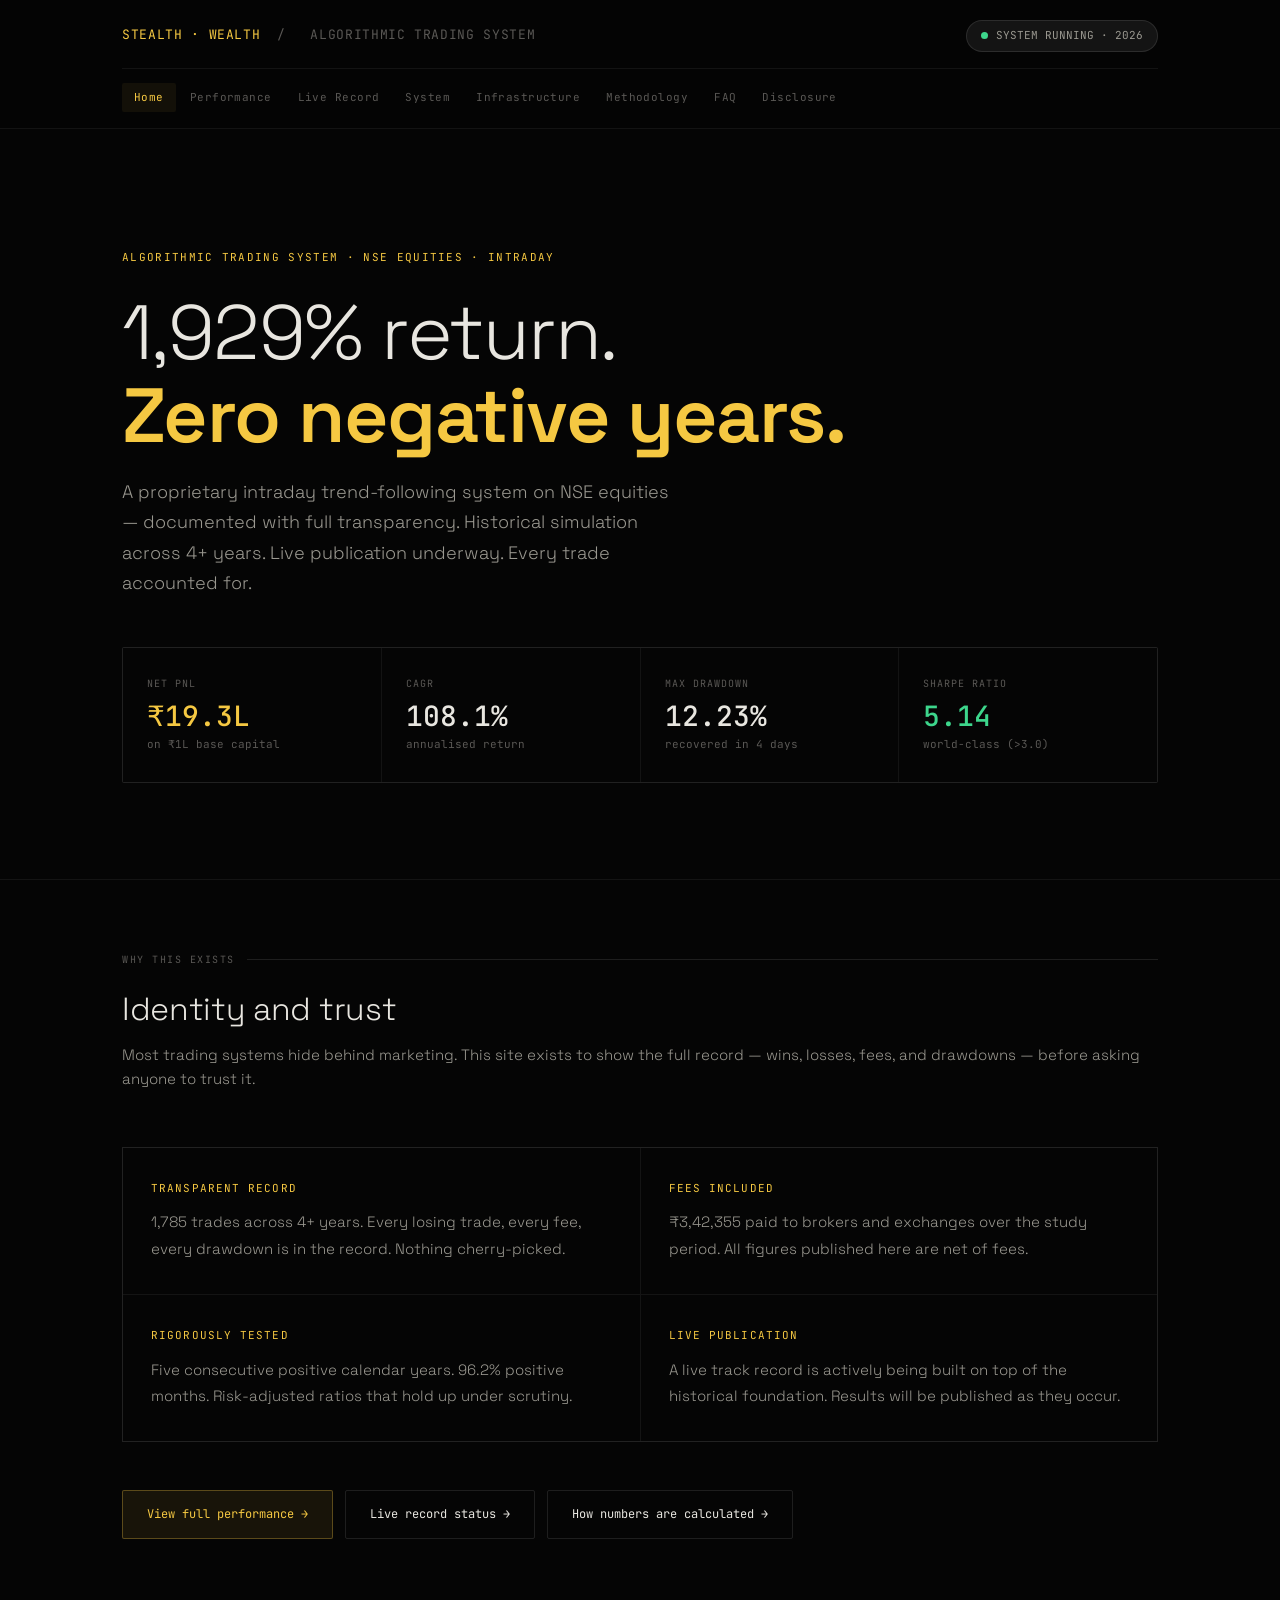
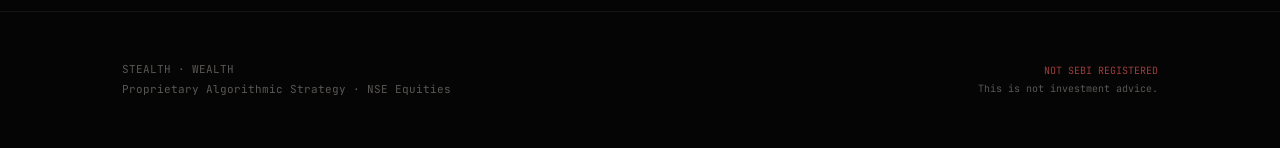
<file: index.html>
<!DOCTYPE html>
<html lang="en">
<head>
<meta charset="UTF-8">
<meta name="viewport" content="width=device-width, initial-scale=1.0">
<title>STEALTH · WEALTH — Proprietary Algorithmic Trading</title>
<link rel="preconnect" href="https://fonts.googleapis.com">
<link rel="preconnect" href="https://fonts.gstatic.com" crossorigin>
<link href="https://fonts.googleapis.com/css2?family=Space+Grotesk:wght@300;400;500;600&family=JetBrains+Mono:wght@400;500&display=swap" rel="stylesheet">
<link rel="stylesheet" href="css/site.css">
</head>
<body>

<header>
  <div class="container">
    <div class="header-top">
      <a href="index.html" class="logo">STEALTH · WEALTH <span>/</span> <span class="logo-ext">ALGORITHMIC TRADING SYSTEM</span></a>
      <div class="header-actions">
        <div class="status-pill">
          <div class="status-dot"></div>
          SYSTEM RUNNING · 2026
        </div>
        <button type="button" class="nav-toggle" aria-expanded="false" aria-controls="main-nav" aria-label="Open menu">
          <span class="nav-toggle-bar" aria-hidden="true"></span>
          <span class="nav-toggle-bar" aria-hidden="true"></span>
          <span class="nav-toggle-bar" aria-hidden="true"></span>
        </button>
      </div>
    </div>
    <nav class="main-nav" id="main-nav"></nav>
  </div>
</header>
<div class="nav-backdrop" aria-hidden="true"></div>
<div class="bottom-sheet" role="dialog" aria-label="Navigation">
  <div class="sheet-handle"></div>
  <div class="sheet-label">STEALTH · WEALTH</div>
  <nav class="sheet-nav"></nav>
</div>

<main>
<section id="hero">
  <div class="container">
    <div class="hero-eyebrow">Algorithmic Trading System · NSE Equities · Intraday</div>
    <h1 class="hero-title">
      1,929% return.<br>
      <em>Zero negative years.</em>
    </h1>
    <p class="hero-sub">
      A proprietary intraday trend-following system on NSE equities — documented with full transparency.
      Historical simulation across 4+ years. Live publication underway. Every trade accounted for.
    </p>
    <div class="hero-stats fade-in">
      <div class="stat-cell">
        <div class="stat-label">Net PnL</div>
        <div class="stat-value gold">₹19.3L</div>
        <div class="stat-sub">on ₹1L base capital</div>
      </div>
      <div class="stat-cell">
        <div class="stat-label">CAGR</div>
        <div class="stat-value">108.1%</div>
        <div class="stat-sub">annualised return</div>
      </div>
      <div class="stat-cell">
        <div class="stat-label">Max Drawdown</div>
        <div class="stat-value">12.23%</div>
        <div class="stat-sub">recovered in 4 days</div>
      </div>
      <div class="stat-cell">
        <div class="stat-label">Sharpe Ratio</div>
        <div class="stat-value green">5.14</div>
        <div class="stat-sub">world-class (&gt;3.0)</div>
      </div>
    </div>
  </div>
</section>

<section class="page-section">
  <div class="container">
    <div class="section-label">Why this exists</div>
    <h2 class="section-title">Identity and trust</h2>
    <p class="section-desc">Most trading systems hide behind marketing. This site exists to show the full record — wins, losses, fees, and drawdowns — before asking anyone to trust it.</p>
    <div class="trust-grid fade-in">
      <div class="trust-cell">
        <div class="trust-cell-title">Transparent record</div>
        <div class="trust-cell-text">1,785 trades across 4+ years. Every losing trade, every fee, every drawdown is in the record. Nothing cherry-picked.</div>
      </div>
      <div class="trust-cell">
        <div class="trust-cell-title">Fees included</div>
        <div class="trust-cell-text">₹3,42,355 paid to brokers and exchanges over the study period. All figures published here are net of fees.</div>
      </div>
      <div class="trust-cell">
        <div class="trust-cell-title">Rigorously tested</div>
        <div class="trust-cell-text">Five consecutive positive calendar years. 96.2% positive months. Risk-adjusted ratios that hold up under scrutiny.</div>
      </div>
      <div class="trust-cell">
        <div class="trust-cell-title">Live publication</div>
        <div class="trust-cell-text">A live track record is actively being built on top of the historical foundation. Results will be published as they occur.</div>
      </div>
    </div>
    <div class="cta-row fade-in">
      <a href="performance.html" class="cta-link primary">View full performance →</a>
      <a href="live-record.html" class="cta-link">Live record status →</a>
      <a href="methodology.html" class="cta-link">How numbers are calculated →</a>
    </div>
  </div>
</section>
</main>

<footer>
  <div class="container">
    <div class="footer-inner">
      <div class="footer-left">
        STEALTH · WEALTH<br>
        Proprietary Algorithmic Strategy · NSE Equities
      </div>
      <div class="footer-right">
        <div class="footer-not-sebi">NOT SEBI REGISTERED</div>
        This is not investment advice.
      </div>
    </div>
  </div>
</footer>

<script src="js/site.js"></script>
</body>
</html>
</file>
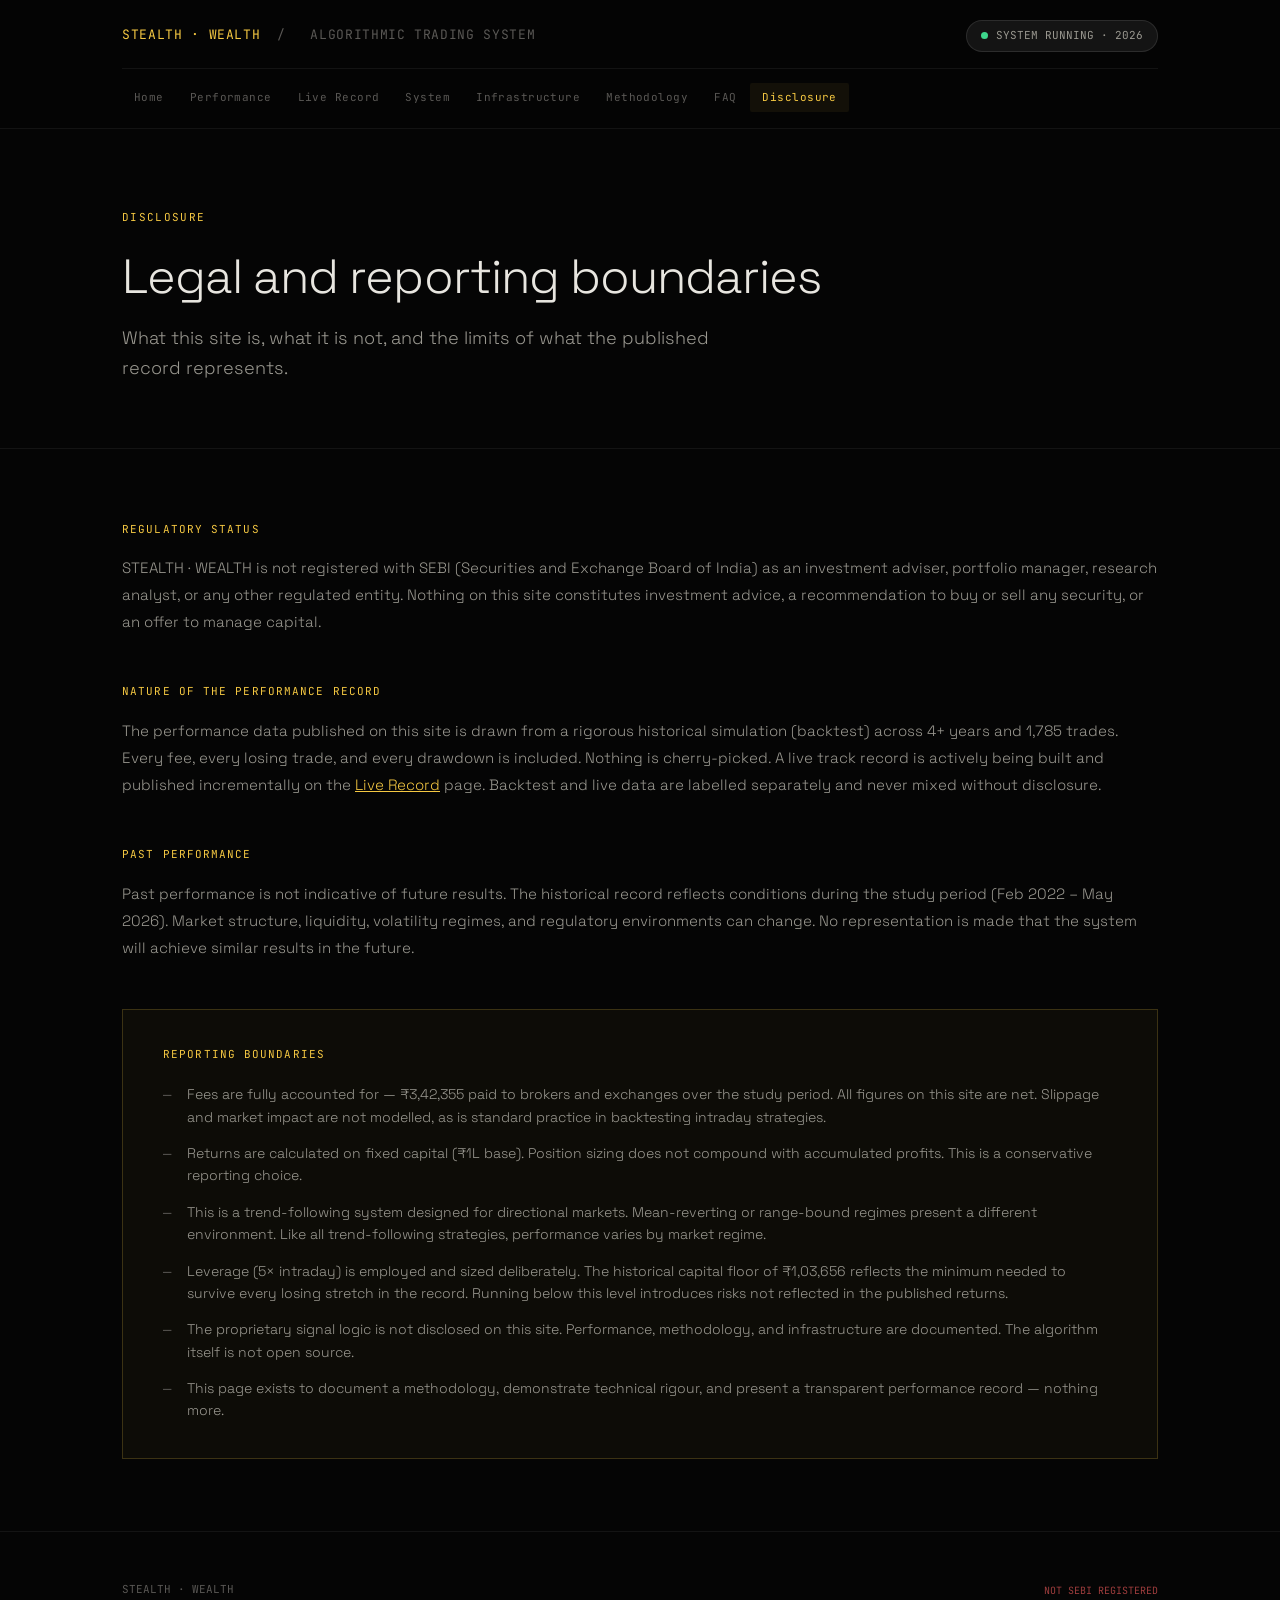
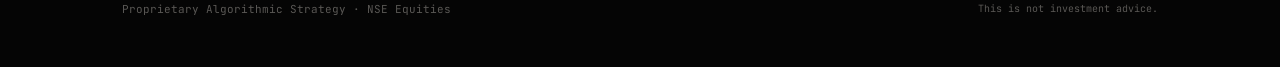
<file: disclosure.html>
<!DOCTYPE html>
<html lang="en">
<head>
<meta charset="UTF-8">
<meta name="viewport" content="width=device-width, initial-scale=1.0">
<title>Disclosure — STEALTH · WEALTH</title>
<link rel="preconnect" href="https://fonts.googleapis.com">
<link rel="preconnect" href="https://fonts.gstatic.com" crossorigin>
<link href="https://fonts.googleapis.com/css2?family=Space+Grotesk:wght@300;400;500;600&family=JetBrains+Mono:wght@400;500&display=swap" rel="stylesheet">
<link rel="stylesheet" href="css/site.css">
</head>
<body>

<header>
  <div class="container">
    <div class="header-top">
      <a href="index.html" class="logo">STEALTH · WEALTH <span>/</span> <span class="logo-ext">ALGORITHMIC TRADING SYSTEM</span></a>
      <div class="header-actions">
        <div class="status-pill">
          <div class="status-dot"></div>
          SYSTEM RUNNING · 2026
        </div>
        <button type="button" class="nav-toggle" aria-expanded="false" aria-controls="main-nav" aria-label="Open menu">
          <span class="nav-toggle-bar" aria-hidden="true"></span>
          <span class="nav-toggle-bar" aria-hidden="true"></span>
          <span class="nav-toggle-bar" aria-hidden="true"></span>
        </button>
      </div>
    </div>
    <nav class="main-nav" id="main-nav"></nav>
  </div>
</header>
<div class="nav-backdrop" aria-hidden="true"></div>
<div class="bottom-sheet" role="dialog" aria-label="Navigation">
  <div class="sheet-handle"></div>
  <div class="sheet-label">STEALTH · WEALTH</div>
  <nav class="sheet-nav"></nav>
</div>

<main>
<section class="page-hero">
  <div class="container">
    <div class="hero-eyebrow">Disclosure</div>
    <h1 class="hero-title">Legal and reporting boundaries</h1>
    <p class="hero-sub">What this site is, what it is not, and the limits of what the published record represents.</p>
  </div>
</section>

<section class="page-section">
  <div class="container">
    <div class="disclosure-block fade-in">
      <div class="disclosure-block-title">Regulatory status</div>
      <div class="disclosure-block-text">
        STEALTH · WEALTH is not registered with SEBI (Securities and Exchange Board of India) as an investment adviser, portfolio manager, research analyst, or any other regulated entity. Nothing on this site constitutes investment advice, a recommendation to buy or sell any security, or an offer to manage capital.
      </div>
    </div>

    <div class="disclosure-block fade-in">
      <div class="disclosure-block-title">Nature of the performance record</div>
      <div class="disclosure-block-text">
        The performance data published on this site is drawn from a rigorous historical simulation (backtest) across 4+ years and 1,785 trades. Every fee, every losing trade, and every drawdown is included. Nothing is cherry-picked. A live track record is actively being built and published incrementally on the <a href="live-record.html" style="color:var(--gold)">Live Record</a> page. Backtest and live data are labelled separately and never mixed without disclosure.
      </div>
    </div>

    <div class="disclosure-block fade-in">
      <div class="disclosure-block-title">Past performance</div>
      <div class="disclosure-block-text">
        Past performance is not indicative of future results. The historical record reflects conditions during the study period (Feb 2022 – May 2026). Market structure, liquidity, volatility regimes, and regulatory environments can change. No representation is made that the system will achieve similar results in the future.
      </div>
    </div>

    <div class="caveat-box fade-in" style="margin-top:48px">
      <div class="caveat-title">Reporting boundaries</div>
      <ul class="caveat-list">
        <li>Fees are fully accounted for — ₹3,42,355 paid to brokers and exchanges over the study period. All figures on this site are net. Slippage and market impact are not modelled, as is standard practice in backtesting intraday strategies.</li>
        <li>Returns are calculated on fixed capital (₹1L base). Position sizing does not compound with accumulated profits. This is a conservative reporting choice.</li>
        <li>This is a trend-following system designed for directional markets. Mean-reverting or range-bound regimes present a different environment. Like all trend-following strategies, performance varies by market regime.</li>
        <li>Leverage (5× intraday) is employed and sized deliberately. The historical capital floor of ₹1,03,656 reflects the minimum needed to survive every losing stretch in the record. Running below this level introduces risks not reflected in the published returns.</li>
        <li>The proprietary signal logic is not disclosed on this site. Performance, methodology, and infrastructure are documented. The algorithm itself is not open source.</li>
        <li>This page exists to document a methodology, demonstrate technical rigour, and present a transparent performance record — nothing more.</li>
      </ul>
    </div>
  </div>
</section>
</main>

<footer>
  <div class="container">
    <div class="footer-inner">
      <div class="footer-left">
        STEALTH · WEALTH<br>
        Proprietary Algorithmic Strategy · NSE Equities
      </div>
      <div class="footer-right">
        <div class="footer-not-sebi">NOT SEBI REGISTERED</div>
        This is not investment advice.
      </div>
    </div>
  </div>
</footer>

<script src="js/site.js"></script>
</body>
</html>
</file>
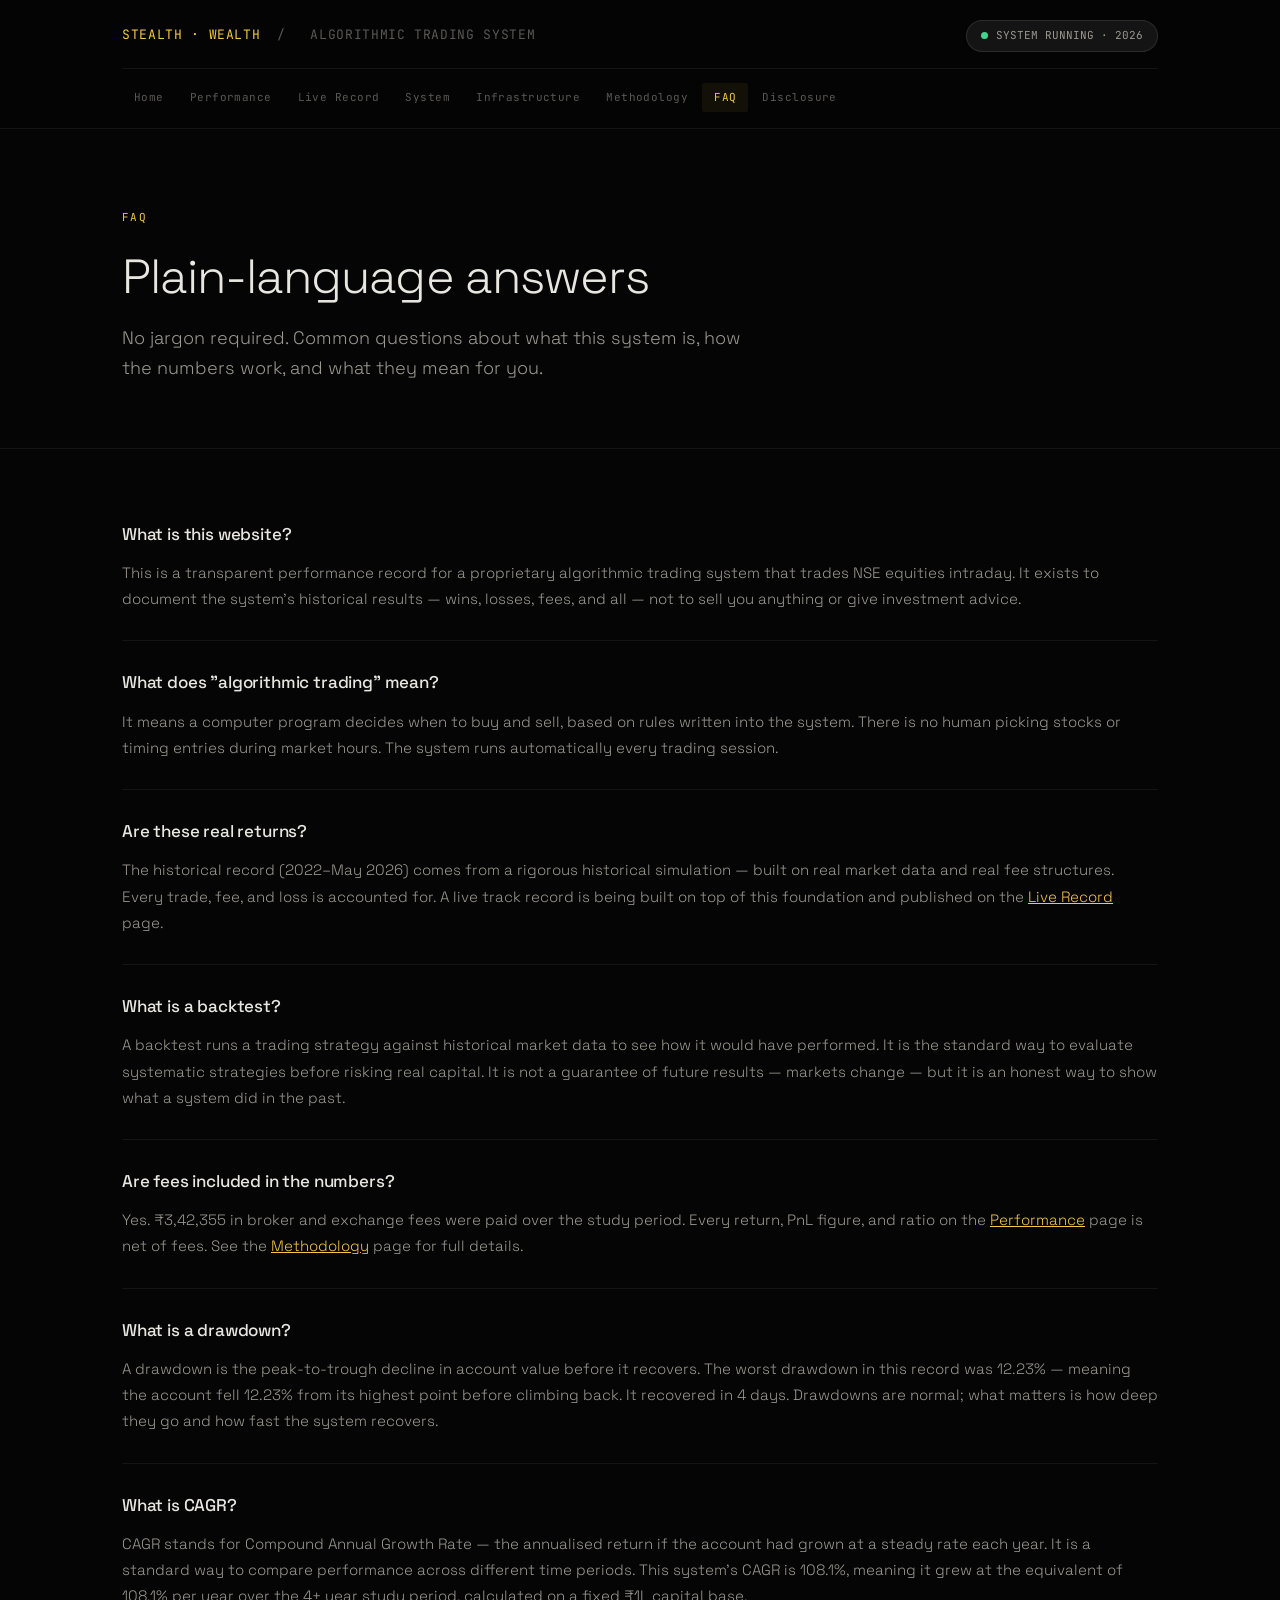
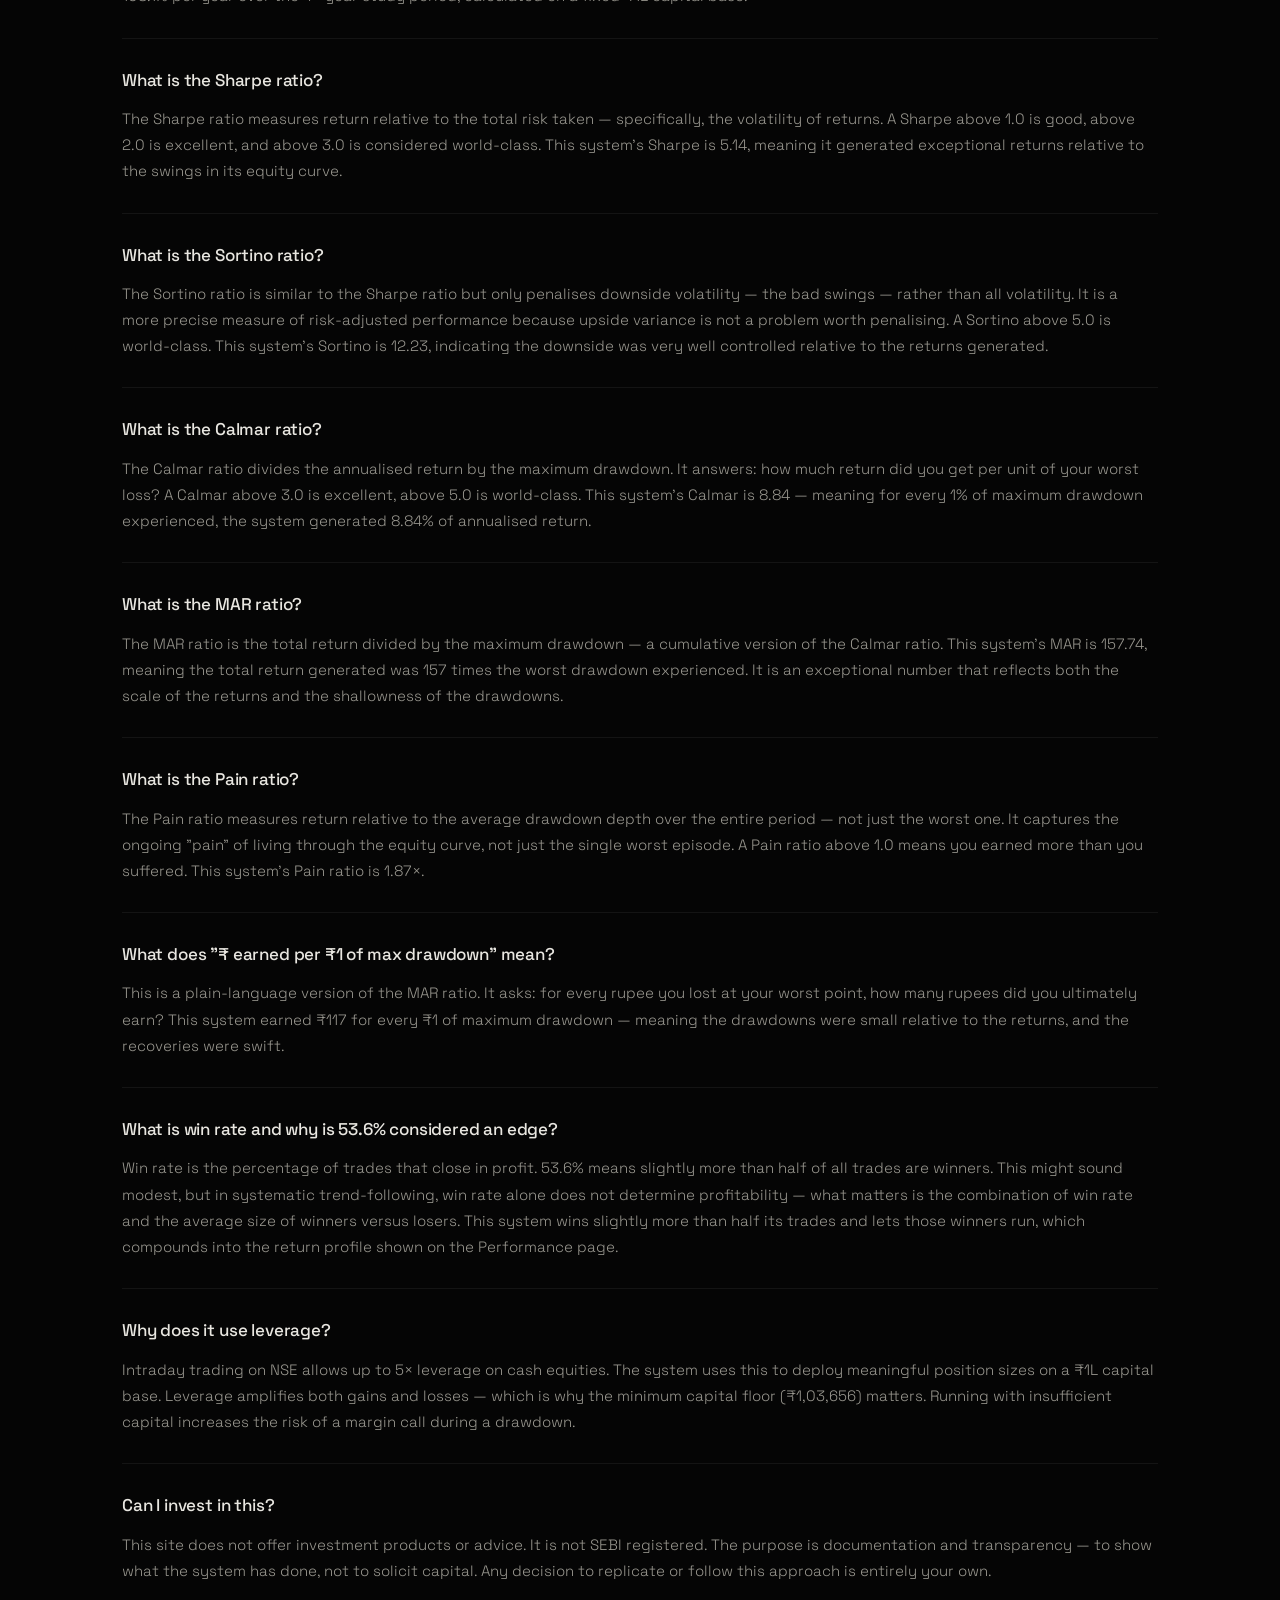
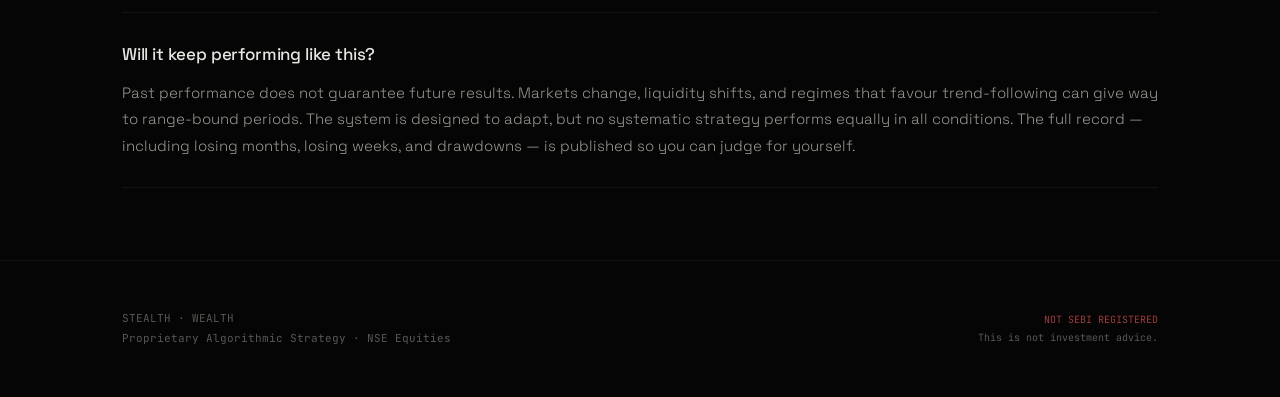
<file: faq.html>
<!DOCTYPE html>
<html lang="en">
<head>
<meta charset="UTF-8">
<meta name="viewport" content="width=device-width, initial-scale=1.0">
<title>FAQ — STEALTH · WEALTH</title>
<link rel="preconnect" href="https://fonts.googleapis.com">
<link rel="preconnect" href="https://fonts.gstatic.com" crossorigin>
<link href="https://fonts.googleapis.com/css2?family=Space+Grotesk:wght@300;400;500;600&family=JetBrains+Mono:wght@400;500&display=swap" rel="stylesheet">
<link rel="stylesheet" href="css/site.css">
</head>
<body>

<header>
  <div class="container">
    <div class="header-top">
      <a href="index.html" class="logo">STEALTH · WEALTH <span>/</span> <span class="logo-ext">ALGORITHMIC TRADING SYSTEM</span></a>
      <div class="header-actions">
        <div class="status-pill">
          <div class="status-dot"></div>
          SYSTEM RUNNING · 2026
        </div>
        <button type="button" class="nav-toggle" aria-expanded="false" aria-controls="main-nav" aria-label="Open menu">
          <span class="nav-toggle-bar" aria-hidden="true"></span>
          <span class="nav-toggle-bar" aria-hidden="true"></span>
          <span class="nav-toggle-bar" aria-hidden="true"></span>
        </button>
      </div>
    </div>
    <nav class="main-nav" id="main-nav"></nav>
  </div>
</header>
<div class="nav-backdrop" aria-hidden="true"></div>
<div class="bottom-sheet" role="dialog" aria-label="Navigation">
  <div class="sheet-handle"></div>
  <div class="sheet-label">STEALTH · WEALTH</div>
  <nav class="sheet-nav"></nav>
</div>

<main>
<section class="page-hero">
  <div class="container">
    <div class="hero-eyebrow">FAQ</div>
    <h1 class="hero-title">Plain-language answers</h1>
    <p class="hero-sub">No jargon required. Common questions about what this system is, how the numbers work, and what they mean for you.</p>
  </div>
</section>

<section class="page-section">
  <div class="container">
    <div class="faq-list fade-in">
      <div class="faq-item">
        <div class="faq-q">What is this website?</div>
        <div class="faq-a">This is a transparent performance record for a proprietary algorithmic trading system that trades NSE equities intraday. It exists to document the system's historical results — wins, losses, fees, and all — not to sell you anything or give investment advice.</div>
      </div>
      <div class="faq-item">
        <div class="faq-q">What does "algorithmic trading" mean?</div>
        <div class="faq-a">It means a computer program decides when to buy and sell, based on rules written into the system. There is no human picking stocks or timing entries during market hours. The system runs automatically every trading session.</div>
      </div>
      <div class="faq-item">
        <div class="faq-q">Are these real returns?</div>
        <div class="faq-a">The historical record (2022–May 2026) comes from a rigorous historical simulation — built on real market data and real fee structures. Every trade, fee, and loss is accounted for. A live track record is being built on top of this foundation and published on the <a href="live-record.html" style="color:var(--gold)">Live Record</a> page.</div>
      </div>
      <div class="faq-item">
        <div class="faq-q">What is a backtest?</div>
        <div class="faq-a">A backtest runs a trading strategy against historical market data to see how it would have performed. It is the standard way to evaluate systematic strategies before risking real capital. It is not a guarantee of future results — markets change — but it is an honest way to show what a system did in the past.</div>
      </div>
      <div class="faq-item">
        <div class="faq-q">Are fees included in the numbers?</div>
        <div class="faq-a">Yes. ₹3,42,355 in broker and exchange fees were paid over the study period. Every return, PnL figure, and ratio on the <a href="performance.html" style="color:var(--gold)">Performance</a> page is net of fees. See the <a href="methodology.html" style="color:var(--gold)">Methodology</a> page for full details.</div>
      </div>
      <div class="faq-item">
        <div class="faq-q">What is a drawdown?</div>
        <div class="faq-a">A drawdown is the peak-to-trough decline in account value before it recovers. The worst drawdown in this record was 12.23% — meaning the account fell 12.23% from its highest point before climbing back. It recovered in 4 days. Drawdowns are normal; what matters is how deep they go and how fast the system recovers.</div>
      </div>
      <div class="faq-item">
        <div class="faq-q">What is CAGR?</div>
        <div class="faq-a">CAGR stands for Compound Annual Growth Rate — the annualised return if the account had grown at a steady rate each year. It is a standard way to compare performance across different time periods. This system's CAGR is 108.1%, meaning it grew at the equivalent of 108.1% per year over the 4+ year study period, calculated on a fixed ₹1L capital base.</div>
      </div>
      <div class="faq-item">
        <div class="faq-q">What is the Sharpe ratio?</div>
        <div class="faq-a">The Sharpe ratio measures return relative to the total risk taken — specifically, the volatility of returns. A Sharpe above 1.0 is good, above 2.0 is excellent, and above 3.0 is considered world-class. This system's Sharpe is 5.14, meaning it generated exceptional returns relative to the swings in its equity curve.</div>
      </div>
      <div class="faq-item">
        <div class="faq-q">What is the Sortino ratio?</div>
        <div class="faq-a">The Sortino ratio is similar to the Sharpe ratio but only penalises downside volatility — the bad swings — rather than all volatility. It is a more precise measure of risk-adjusted performance because upside variance is not a problem worth penalising. A Sortino above 5.0 is world-class. This system's Sortino is 12.23, indicating the downside was very well controlled relative to the returns generated.</div>
      </div>
      <div class="faq-item">
        <div class="faq-q">What is the Calmar ratio?</div>
        <div class="faq-a">The Calmar ratio divides the annualised return by the maximum drawdown. It answers: how much return did you get per unit of your worst loss? A Calmar above 3.0 is excellent, above 5.0 is world-class. This system's Calmar is 8.84 — meaning for every 1% of maximum drawdown experienced, the system generated 8.84% of annualised return.</div>
      </div>
      <div class="faq-item">
        <div class="faq-q">What is the MAR ratio?</div>
        <div class="faq-a">The MAR ratio is the total return divided by the maximum drawdown — a cumulative version of the Calmar ratio. This system's MAR is 157.74, meaning the total return generated was 157 times the worst drawdown experienced. It is an exceptional number that reflects both the scale of the returns and the shallowness of the drawdowns.</div>
      </div>
      <div class="faq-item">
        <div class="faq-q">What is the Pain ratio?</div>
        <div class="faq-a">The Pain ratio measures return relative to the average drawdown depth over the entire period — not just the worst one. It captures the ongoing "pain" of living through the equity curve, not just the single worst episode. A Pain ratio above 1.0 means you earned more than you suffered. This system's Pain ratio is 1.87×.</div>
      </div>
      <div class="faq-item">
        <div class="faq-q">What does "₹ earned per ₹1 of max drawdown" mean?</div>
        <div class="faq-a">This is a plain-language version of the MAR ratio. It asks: for every rupee you lost at your worst point, how many rupees did you ultimately earn? This system earned ₹117 for every ₹1 of maximum drawdown — meaning the drawdowns were small relative to the returns, and the recoveries were swift.</div>
      </div>
      <div class="faq-item">
        <div class="faq-q">What is win rate and why is 53.6% considered an edge?</div>
        <div class="faq-a">Win rate is the percentage of trades that close in profit. 53.6% means slightly more than half of all trades are winners. This might sound modest, but in systematic trend-following, win rate alone does not determine profitability — what matters is the combination of win rate and the average size of winners versus losers. This system wins slightly more than half its trades and lets those winners run, which compounds into the return profile shown on the Performance page.</div>
      </div>
      <div class="faq-item">
        <div class="faq-q">Why does it use leverage?</div>
        <div class="faq-a">Intraday trading on NSE allows up to 5× leverage on cash equities. The system uses this to deploy meaningful position sizes on a ₹1L capital base. Leverage amplifies both gains and losses — which is why the minimum capital floor (₹1,03,656) matters. Running with insufficient capital increases the risk of a margin call during a drawdown.</div>
      </div>
      <div class="faq-item">
        <div class="faq-q">Can I invest in this?</div>
        <div class="faq-a">This site does not offer investment products or advice. It is not SEBI registered. The purpose is documentation and transparency — to show what the system has done, not to solicit capital. Any decision to replicate or follow this approach is entirely your own.</div>
      </div>
      <div class="faq-item">
        <div class="faq-q">Will it keep performing like this?</div>
        <div class="faq-a">Past performance does not guarantee future results. Markets change, liquidity shifts, and regimes that favour trend-following can give way to range-bound periods. The system is designed to adapt, but no systematic strategy performs equally in all conditions. The full record — including losing months, losing weeks, and drawdowns — is published so you can judge for yourself.</div>
      </div>
    </div>
  </div>
</section>
</main>

<footer>
  <div class="container">
    <div class="footer-inner">
      <div class="footer-left">
        STEALTH · WEALTH<br>
        Proprietary Algorithmic Strategy · NSE Equities
      </div>
      <div class="footer-right">
        <div class="footer-not-sebi">NOT SEBI REGISTERED</div>
        This is not investment advice.
      </div>
    </div>
  </div>
</footer>

<script src="js/site.js"></script>
</body>
</html>
</file>
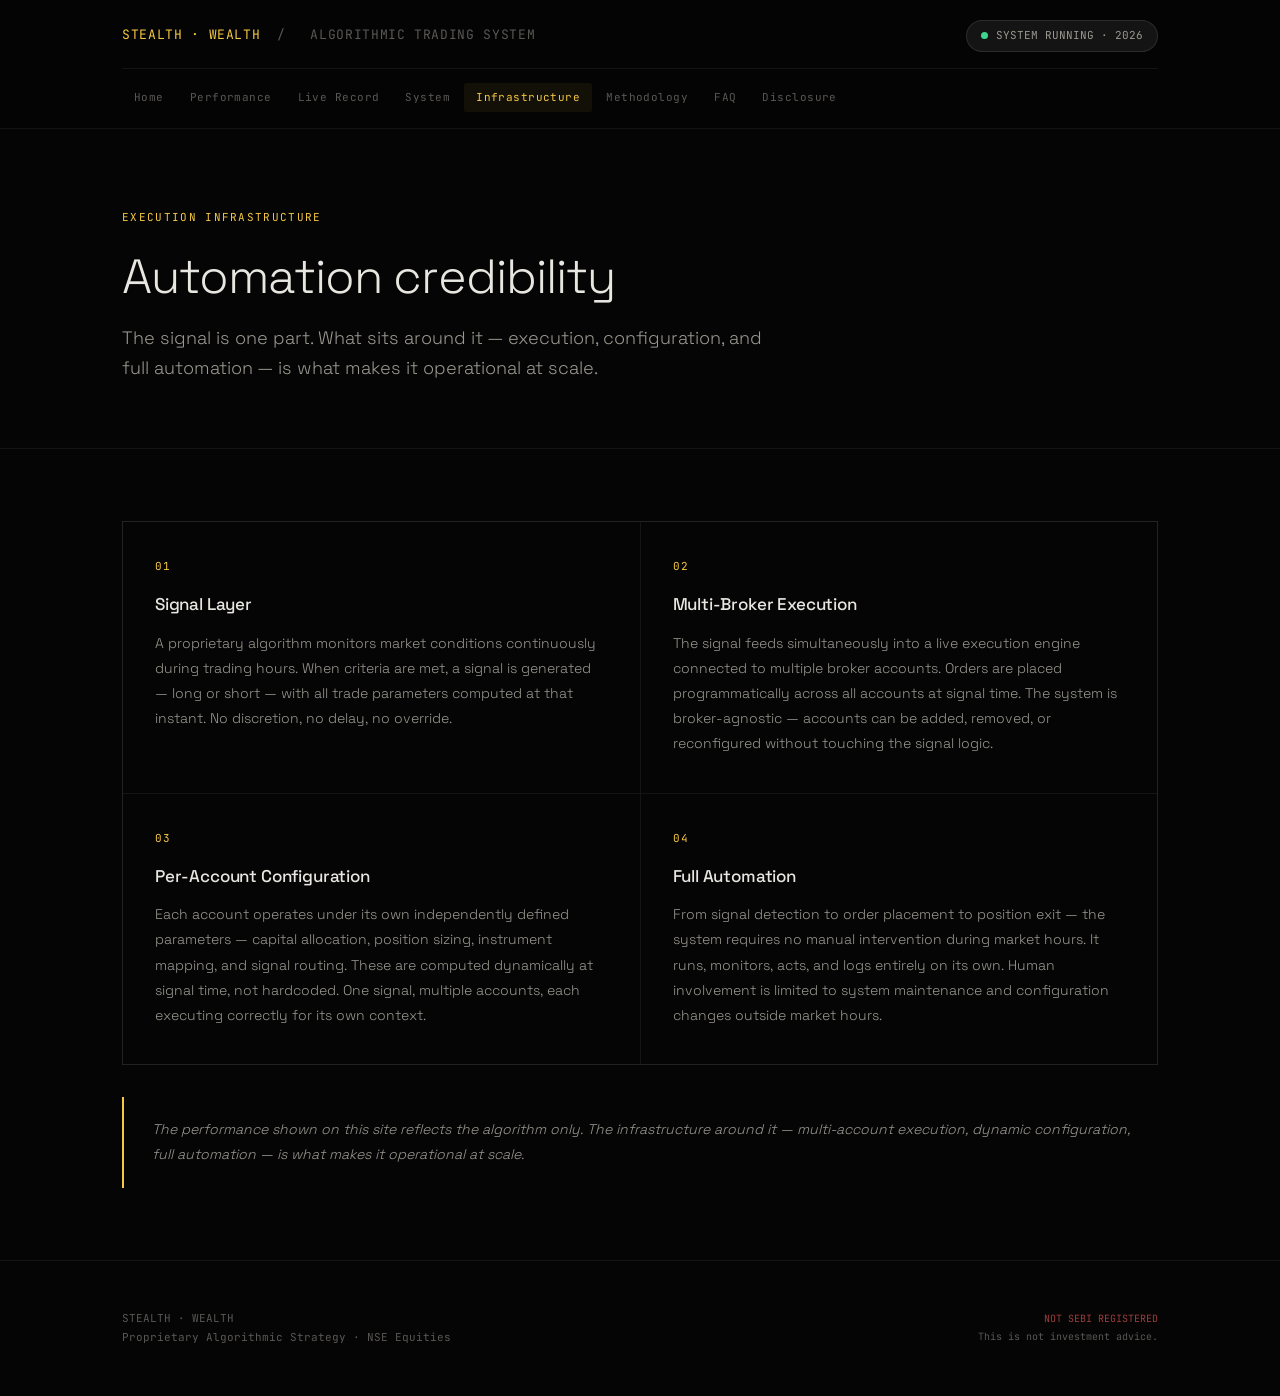
<file: infrastructure.html>
<!DOCTYPE html>
<html lang="en">
<head>
<meta charset="UTF-8">
<meta name="viewport" content="width=device-width, initial-scale=1.0">
<title>Infrastructure — STEALTH · WEALTH</title>
<link rel="preconnect" href="https://fonts.googleapis.com">
<link rel="preconnect" href="https://fonts.gstatic.com" crossorigin>
<link href="https://fonts.googleapis.com/css2?family=Space+Grotesk:wght@300;400;500;600&family=JetBrains+Mono:wght@400;500&display=swap" rel="stylesheet">
<link rel="stylesheet" href="css/site.css">
</head>
<body>

<header>
  <div class="container">
    <div class="header-top">
      <a href="index.html" class="logo">STEALTH · WEALTH <span>/</span> <span class="logo-ext">ALGORITHMIC TRADING SYSTEM</span></a>
      <div class="header-actions">
        <div class="status-pill">
          <div class="status-dot"></div>
          SYSTEM RUNNING · 2026
        </div>
        <button type="button" class="nav-toggle" aria-expanded="false" aria-controls="main-nav" aria-label="Open menu">
          <span class="nav-toggle-bar" aria-hidden="true"></span>
          <span class="nav-toggle-bar" aria-hidden="true"></span>
          <span class="nav-toggle-bar" aria-hidden="true"></span>
        </button>
      </div>
    </div>
    <nav class="main-nav" id="main-nav"></nav>
  </div>
</header>
<div class="nav-backdrop" aria-hidden="true"></div>
<div class="bottom-sheet" role="dialog" aria-label="Navigation">
  <div class="sheet-handle"></div>
  <div class="sheet-label">STEALTH · WEALTH</div>
  <nav class="sheet-nav"></nav>
</div>

<main>
<section class="page-hero">
  <div class="container">
    <div class="hero-eyebrow">Execution Infrastructure</div>
    <h1 class="hero-title">Automation credibility</h1>
    <p class="hero-sub">The signal is one part. What sits around it — execution, configuration, and full automation — is what makes it operational at scale.</p>
  </div>
</section>

<section class="page-section">
  <div class="container">
    <div class="infra-grid fade-in">
      <div class="infra-block">
        <div class="infra-icon">01</div>
        <div class="infra-block-title">Signal Layer</div>
        <div class="infra-block-text">
          A proprietary algorithm monitors market conditions continuously during trading hours. When criteria are met, a signal is generated — long or short — with all trade parameters computed at that instant. No discretion, no delay, no override.
        </div>
      </div>
      <div class="infra-block">
        <div class="infra-icon">02</div>
        <div class="infra-block-title">Multi-Broker Execution</div>
        <div class="infra-block-text">
          The signal feeds simultaneously into a live execution engine connected to multiple broker accounts. Orders are placed programmatically across all accounts at signal time. The system is broker-agnostic — accounts can be added, removed, or reconfigured without touching the signal logic.
        </div>
      </div>
      <div class="infra-block">
        <div class="infra-icon">03</div>
        <div class="infra-block-title">Per-Account Configuration</div>
        <div class="infra-block-text">
          Each account operates under its own independently defined parameters — capital allocation, position sizing, instrument mapping, and signal routing. These are computed dynamically at signal time, not hardcoded. One signal, multiple accounts, each executing correctly for its own context.
        </div>
      </div>
      <div class="infra-block">
        <div class="infra-icon">04</div>
        <div class="infra-block-title">Full Automation</div>
        <div class="infra-block-text">
          From signal detection to order placement to position exit — the system requires no manual intervention during market hours. It runs, monitors, acts, and logs entirely on its own. Human involvement is limited to system maintenance and configuration changes outside market hours.
        </div>
      </div>
    </div>

    <div class="infra-statement fade-in">
      <div class="infra-statement-line">
        The performance shown on this site reflects the algorithm only. The infrastructure around it — multi-account execution, dynamic configuration, full automation — is what makes it operational at scale.
      </div>
    </div>
  </div>
</section>
</main>

<footer>
  <div class="container">
    <div class="footer-inner">
      <div class="footer-left">
        STEALTH · WEALTH<br>
        Proprietary Algorithmic Strategy · NSE Equities
      </div>
      <div class="footer-right">
        <div class="footer-not-sebi">NOT SEBI REGISTERED</div>
        This is not investment advice.
      </div>
    </div>
  </div>
</footer>

<script src="js/site.js"></script>
</body>
</html>
</file>
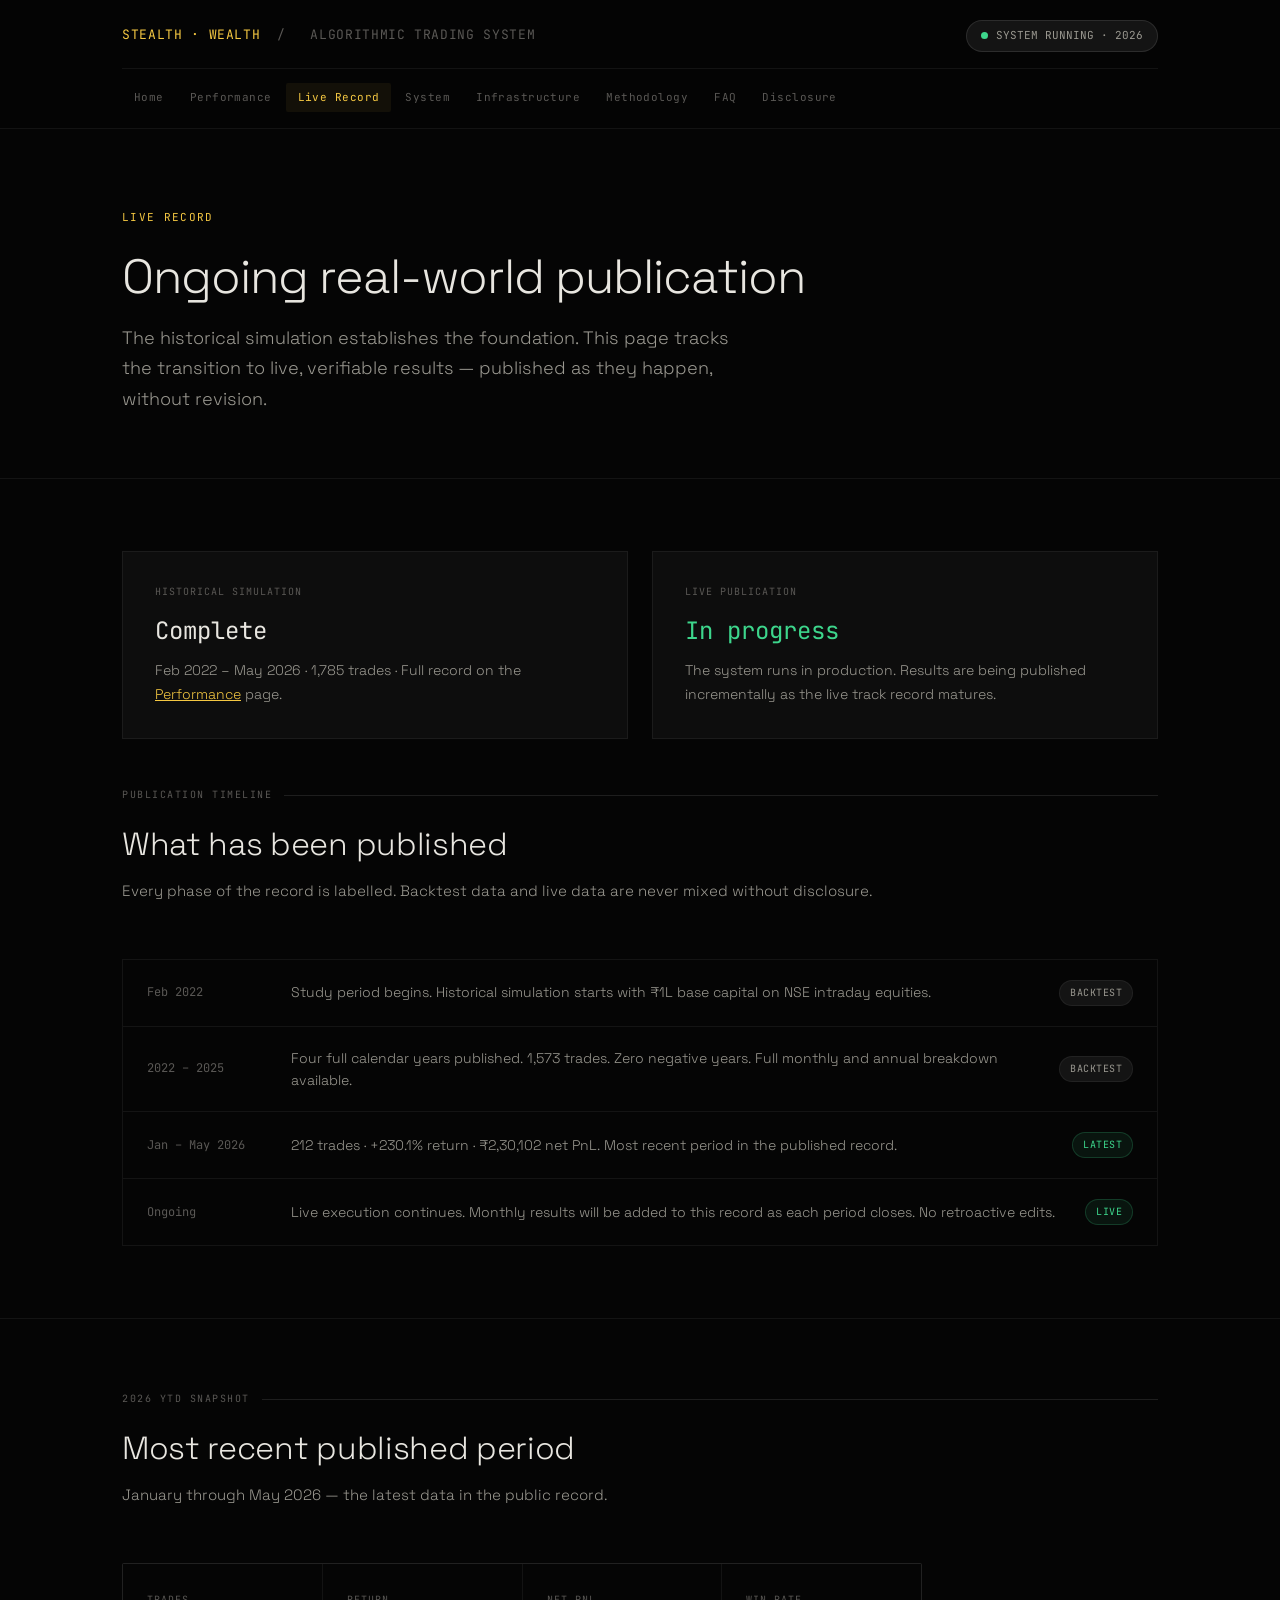
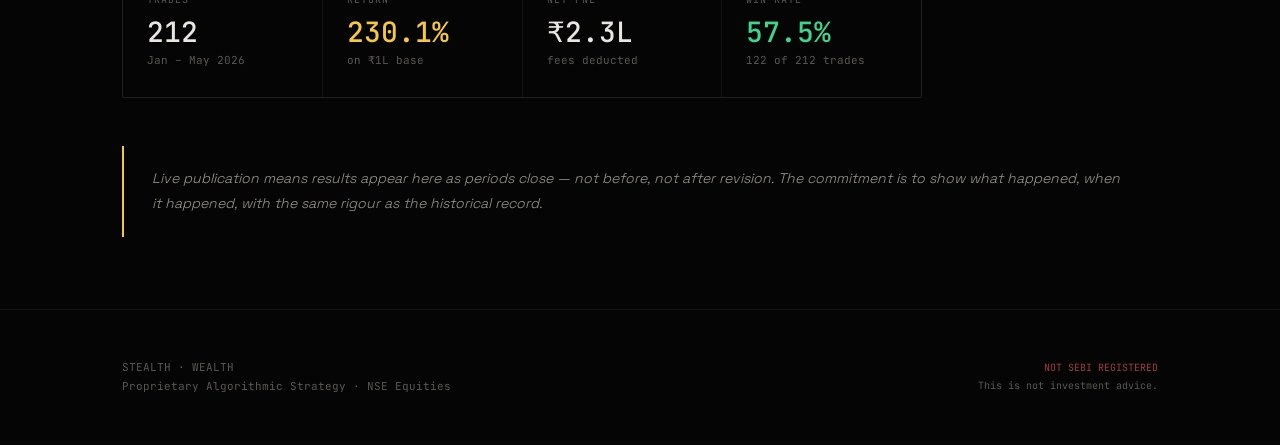
<file: live-record.html>
<!DOCTYPE html>
<html lang="en">
<head>
<meta charset="UTF-8">
<meta name="viewport" content="width=device-width, initial-scale=1.0">
<title>Live Record — STEALTH · WEALTH</title>
<link rel="preconnect" href="https://fonts.googleapis.com">
<link rel="preconnect" href="https://fonts.gstatic.com" crossorigin>
<link href="https://fonts.googleapis.com/css2?family=Space+Grotesk:wght@300;400;500;600&family=JetBrains+Mono:wght@400;500&display=swap" rel="stylesheet">
<link rel="stylesheet" href="css/site.css">
</head>
<body>

<header>
  <div class="container">
    <div class="header-top">
      <a href="index.html" class="logo">STEALTH · WEALTH <span>/</span> <span class="logo-ext">ALGORITHMIC TRADING SYSTEM</span></a>
      <div class="header-actions">
        <div class="status-pill">
          <div class="status-dot"></div>
          SYSTEM RUNNING · 2026
        </div>
        <button type="button" class="nav-toggle" aria-expanded="false" aria-controls="main-nav" aria-label="Open menu">
          <span class="nav-toggle-bar" aria-hidden="true"></span>
          <span class="nav-toggle-bar" aria-hidden="true"></span>
          <span class="nav-toggle-bar" aria-hidden="true"></span>
        </button>
      </div>
    </div>
    <nav class="main-nav" id="main-nav"></nav>
  </div>
</header>
<div class="nav-backdrop" aria-hidden="true"></div>
<div class="bottom-sheet" role="dialog" aria-label="Navigation">
  <div class="sheet-handle"></div>
  <div class="sheet-label">STEALTH · WEALTH</div>
  <nav class="sheet-nav"></nav>
</div>

<main>
<section class="page-hero">
  <div class="container">
    <div class="hero-eyebrow">Live Record</div>
    <h1 class="hero-title">Ongoing real-world publication</h1>
    <p class="hero-sub">The historical simulation establishes the foundation. This page tracks the transition to live, verifiable results — published as they happen, without revision.</p>
  </div>
</section>

<section class="page-section">
  <div class="container">
    <div class="live-status fade-in">
      <div class="live-status-card">
        <div class="live-status-label">Historical simulation</div>
        <div class="live-status-value">Complete</div>
        <div class="live-status-note">Feb 2022 – May 2026 · 1,785 trades · Full record on the <a href="performance.html" style="color:var(--gold)">Performance</a> page.</div>
      </div>
      <div class="live-status-card">
        <div class="live-status-label">Live publication</div>
        <div class="live-status-value active">In progress</div>
        <div class="live-status-note">The system runs in production. Results are being published incrementally as the live track record matures.</div>
      </div>
    </div>

    <div class="section-label">Publication timeline</div>
    <h2 class="section-title">What has been published</h2>
    <p class="section-desc">Every phase of the record is labelled. Backtest data and live data are never mixed without disclosure.</p>

    <div class="live-timeline fade-in">
      <div class="live-timeline-row">
        <div class="live-timeline-date">Feb 2022</div>
        <div class="live-timeline-desc">Study period begins. Historical simulation starts with ₹1L base capital on NSE intraday equities.</div>
        <div class="live-timeline-badge backtest">BACKTEST</div>
      </div>
      <div class="live-timeline-row">
        <div class="live-timeline-date">2022 – 2025</div>
        <div class="live-timeline-desc">Four full calendar years published. 1,573 trades. Zero negative years. Full monthly and annual breakdown available.</div>
        <div class="live-timeline-badge backtest">BACKTEST</div>
      </div>
      <div class="live-timeline-row">
        <div class="live-timeline-date">Jan – May 2026</div>
        <div class="live-timeline-desc">212 trades · +230.1% return · ₹2,30,102 net PnL. Most recent period in the published record.</div>
        <div class="live-timeline-badge live">LATEST</div>
      </div>
      <div class="live-timeline-row">
        <div class="live-timeline-date">Ongoing</div>
        <div class="live-timeline-desc">Live execution continues. Monthly results will be added to this record as each period closes. No retroactive edits.</div>
        <div class="live-timeline-badge live">LIVE</div>
      </div>
    </div>
  </div>
</section>

<section class="page-section">
  <div class="container">
    <div class="section-label">2026 YTD snapshot</div>
    <h2 class="section-title">Most recent published period</h2>
    <p class="section-desc">January through May 2026 — the latest data in the public record.</p>
    <div class="hero-stats fade-in" style="max-width:800px">
      <div class="stat-cell">
        <div class="stat-label">Trades</div>
        <div class="stat-value">212</div>
        <div class="stat-sub">Jan – May 2026</div>
      </div>
      <div class="stat-cell">
        <div class="stat-label">Return</div>
        <div class="stat-value gold">230.1%</div>
        <div class="stat-sub">on ₹1L base</div>
      </div>
      <div class="stat-cell">
        <div class="stat-label">Net PnL</div>
        <div class="stat-value">₹2.3L</div>
        <div class="stat-sub">fees deducted</div>
      </div>
      <div class="stat-cell">
        <div class="stat-label">Win rate</div>
        <div class="stat-value green">57.5%</div>
        <div class="stat-sub">122 of 212 trades</div>
      </div>
    </div>

    <div class="infra-statement fade-in" style="margin-top:48px">
      <div class="infra-statement-line">
        Live publication means results appear here as periods close — not before, not after revision. The commitment is to show what happened, when it happened, with the same rigour as the historical record.
      </div>
    </div>
  </div>
</section>
</main>

<footer>
  <div class="container">
    <div class="footer-inner">
      <div class="footer-left">
        STEALTH · WEALTH<br>
        Proprietary Algorithmic Strategy · NSE Equities
      </div>
      <div class="footer-right">
        <div class="footer-not-sebi">NOT SEBI REGISTERED</div>
        This is not investment advice.
      </div>
    </div>
  </div>
</footer>

<script src="js/site.js"></script>
</body>
</html>
</file>
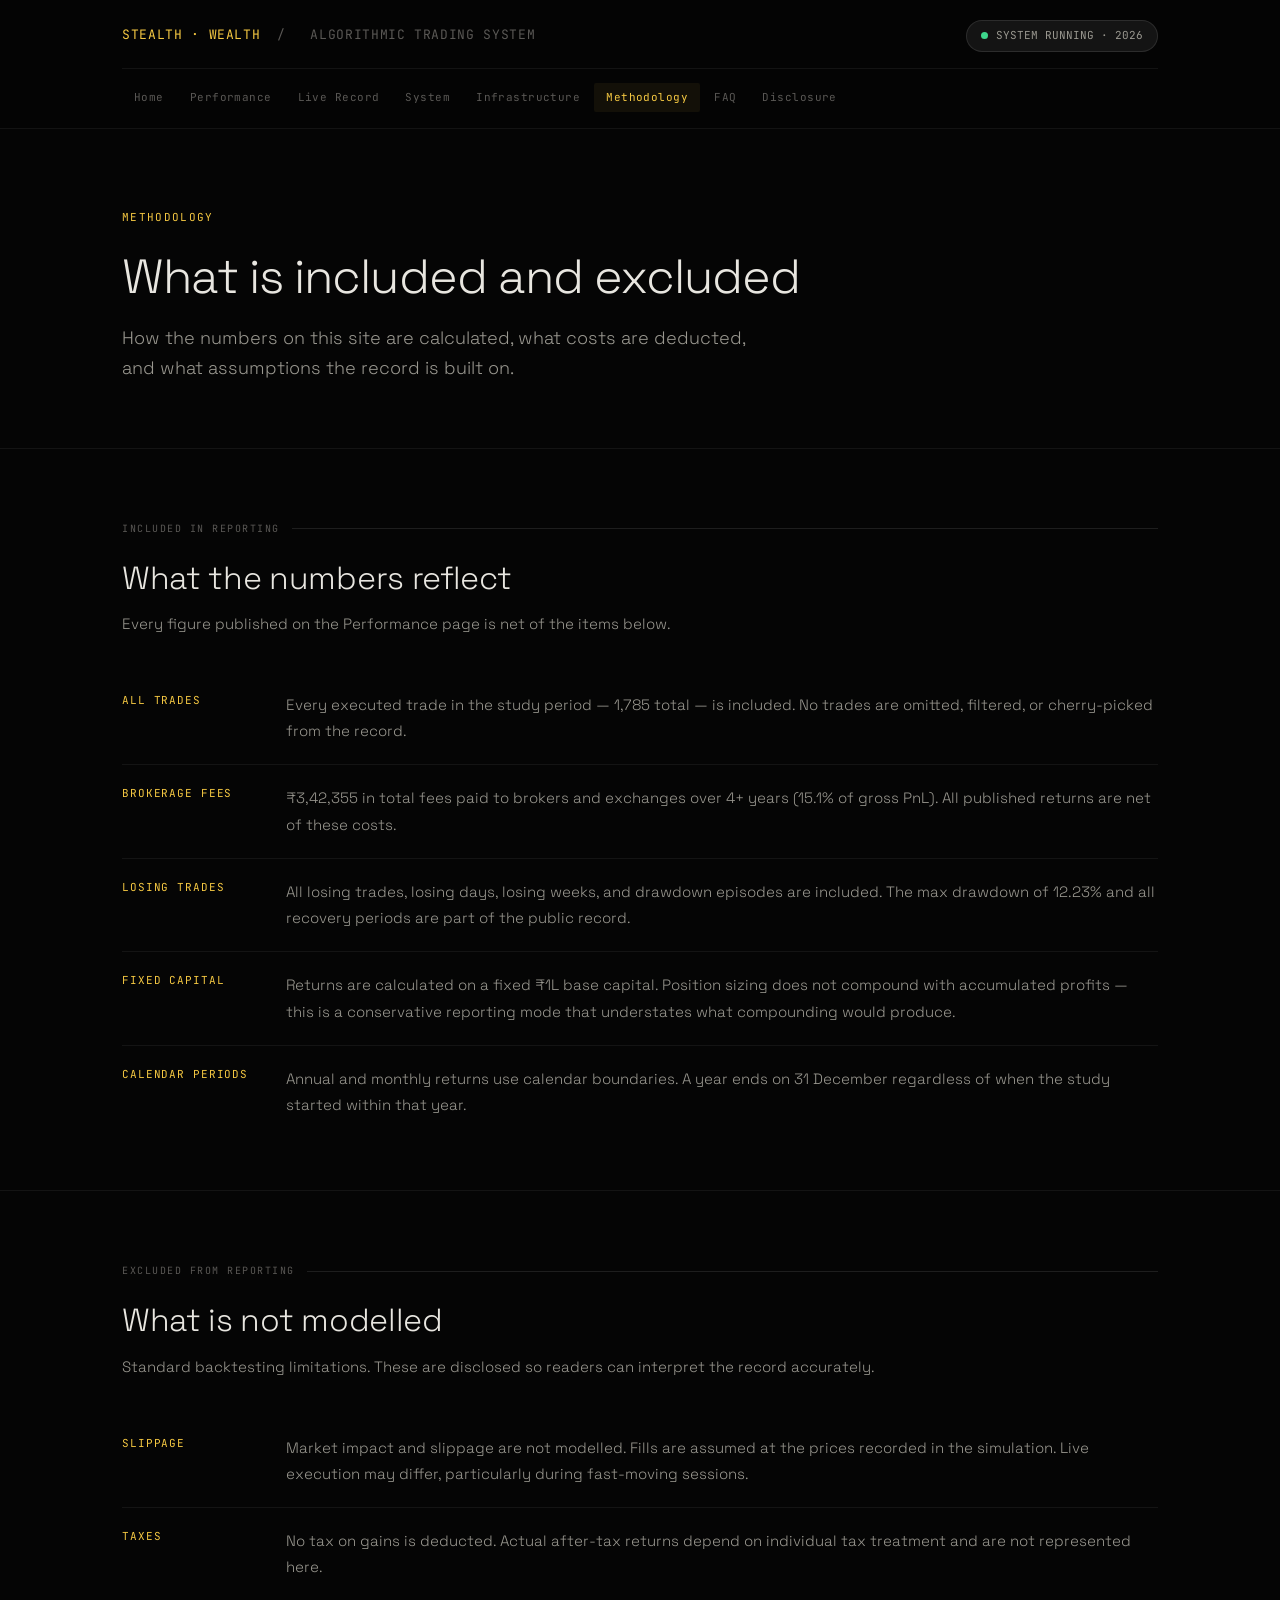
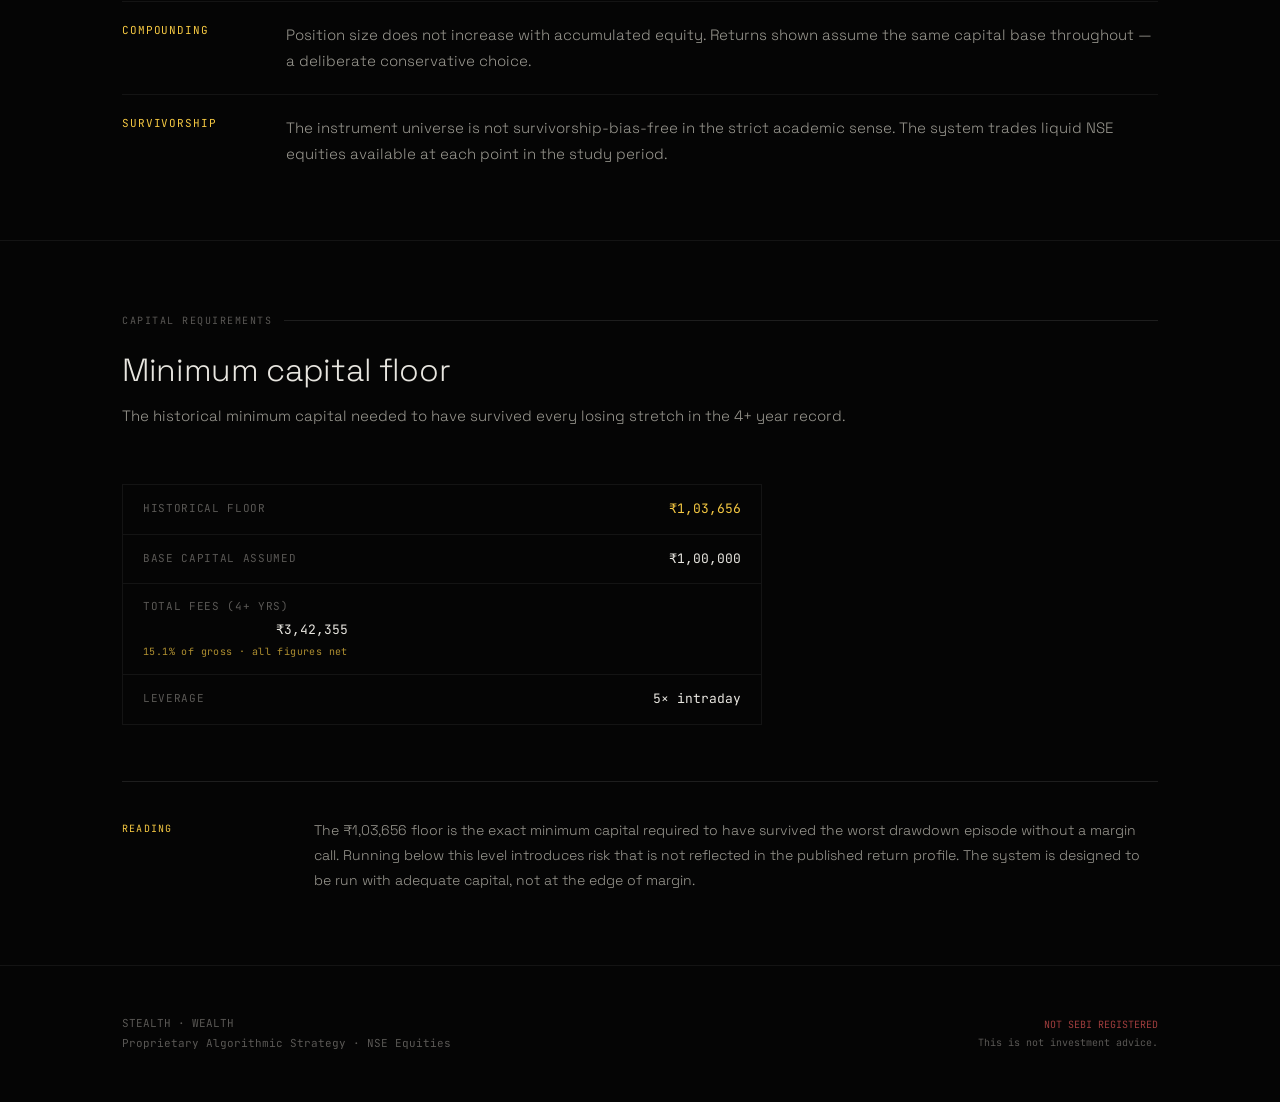
<file: methodology.html>
<!DOCTYPE html>
<html lang="en">
<head>
<meta charset="UTF-8">
<meta name="viewport" content="width=device-width, initial-scale=1.0">
<title>Methodology — STEALTH · WEALTH</title>
<link rel="preconnect" href="https://fonts.googleapis.com">
<link rel="preconnect" href="https://fonts.gstatic.com" crossorigin>
<link href="https://fonts.googleapis.com/css2?family=Space+Grotesk:wght@300;400;500;600&family=JetBrains+Mono:wght@400;500&display=swap" rel="stylesheet">
<link rel="stylesheet" href="css/site.css">
</head>
<body>

<header>
  <div class="container">
    <div class="header-top">
      <a href="index.html" class="logo">STEALTH · WEALTH <span>/</span> <span class="logo-ext">ALGORITHMIC TRADING SYSTEM</span></a>
      <div class="header-actions">
        <div class="status-pill">
          <div class="status-dot"></div>
          SYSTEM RUNNING · 2026
        </div>
        <button type="button" class="nav-toggle" aria-expanded="false" aria-controls="main-nav" aria-label="Open menu">
          <span class="nav-toggle-bar" aria-hidden="true"></span>
          <span class="nav-toggle-bar" aria-hidden="true"></span>
          <span class="nav-toggle-bar" aria-hidden="true"></span>
        </button>
      </div>
    </div>
    <nav class="main-nav" id="main-nav"></nav>
  </div>
</header>
<div class="nav-backdrop" aria-hidden="true"></div>
<div class="bottom-sheet" role="dialog" aria-label="Navigation">
  <div class="sheet-handle"></div>
  <div class="sheet-label">STEALTH · WEALTH</div>
  <nav class="sheet-nav"></nav>
</div>

<main>
<section class="page-hero">
  <div class="container">
    <div class="hero-eyebrow">Methodology</div>
    <h1 class="hero-title">What is included and excluded</h1>
    <p class="hero-sub">How the numbers on this site are calculated, what costs are deducted, and what assumptions the record is built on.</p>
  </div>
</section>

<section class="page-section">
  <div class="container">
    <div class="section-label">Included in reporting</div>
    <h2 class="section-title">What the numbers reflect</h2>
    <p class="section-desc">Every figure published on the Performance page is net of the items below.</p>

    <ul class="method-list fade-in">
      <li>
        <div class="method-list-label">All trades</div>
        <div class="method-list-text">Every executed trade in the study period — 1,785 total — is included. No trades are omitted, filtered, or cherry-picked from the record.</div>
      </li>
      <li>
        <div class="method-list-label">Brokerage fees</div>
        <div class="method-list-text">₹3,42,355 in total fees paid to brokers and exchanges over 4+ years (15.1% of gross PnL). All published returns are net of these costs.</div>
      </li>
      <li>
        <div class="method-list-label">Losing trades</div>
        <div class="method-list-text">All losing trades, losing days, losing weeks, and drawdown episodes are included. The max drawdown of 12.23% and all recovery periods are part of the public record.</div>
      </li>
      <li>
        <div class="method-list-label">Fixed capital</div>
        <div class="method-list-text">Returns are calculated on a fixed ₹1L base capital. Position sizing does not compound with accumulated profits — this is a conservative reporting mode that understates what compounding would produce.</div>
      </li>
      <li>
        <div class="method-list-label">Calendar periods</div>
        <div class="method-list-text">Annual and monthly returns use calendar boundaries. A year ends on 31 December regardless of when the study started within that year.</div>
      </li>
    </ul>
  </div>
</section>

<section class="page-section">
  <div class="container">
    <div class="section-label">Excluded from reporting</div>
    <h2 class="section-title">What is not modelled</h2>
    <p class="section-desc">Standard backtesting limitations. These are disclosed so readers can interpret the record accurately.</p>

    <ul class="method-list fade-in">
      <li>
        <div class="method-list-label">Slippage</div>
        <div class="method-list-text">Market impact and slippage are not modelled. Fills are assumed at the prices recorded in the simulation. Live execution may differ, particularly during fast-moving sessions.</div>
      </li>
      <li>
        <div class="method-list-label">Taxes</div>
        <div class="method-list-text">No tax on gains is deducted. Actual after-tax returns depend on individual tax treatment and are not represented here.</div>
      </li>
      <li>
        <div class="method-list-label">Compounding</div>
        <div class="method-list-text">Position size does not increase with accumulated equity. Returns shown assume the same capital base throughout — a deliberate conservative choice.</div>
      </li>
      <li>
        <div class="method-list-label">Survivorship</div>
        <div class="method-list-text">The instrument universe is not survivorship-bias-free in the strict academic sense. The system trades liquid NSE equities available at each point in the study period.</div>
      </li>
    </ul>
  </div>
</section>

<section class="page-section">
  <div class="container">
    <div class="section-label">Capital requirements</div>
    <h2 class="section-title">Minimum capital floor</h2>
    <p class="section-desc">The historical minimum capital needed to have survived every losing stretch in the 4+ year record.</p>

    <div class="system-spec fade-in" style="max-width:640px">
      <div class="spec-row">
        <span class="spec-key">Historical floor</span>
        <span class="spec-val highlight">₹1,03,656</span>
      </div>
      <div class="spec-row">
        <span class="spec-key">Base capital assumed</span>
        <span class="spec-val">₹1,00,000</span>
      </div>
      <div class="spec-row fees-row">
        <span class="spec-key">Total fees (4+ yrs)</span>
        <div class="fees-detail">
          <span class="spec-val">₹3,42,355</span>
          <span class="fees-note">15.1% of gross · all figures net</span>
        </div>
      </div>
      <div class="spec-row">
        <span class="spec-key">Leverage</span>
        <span class="spec-val">5× intraday</span>
      </div>
    </div>

    <div class="methodology-note fade-in">
      <div class="methodology-note-label">Reading</div>
      <p>
        The ₹1,03,656 floor is the exact minimum capital required to have survived the worst drawdown episode without a margin call. Running below this level introduces risk that is not reflected in the published return profile. The system is designed to be run with adequate capital, not at the edge of margin.
      </p>
    </div>
  </div>
</section>
</main>

<footer>
  <div class="container">
    <div class="footer-inner">
      <div class="footer-left">
        STEALTH · WEALTH<br>
        Proprietary Algorithmic Strategy · NSE Equities
      </div>
      <div class="footer-right">
        <div class="footer-not-sebi">NOT SEBI REGISTERED</div>
        This is not investment advice.
      </div>
    </div>
  </div>
</footer>

<script src="js/site.js"></script>
</body>
</html>
</file>
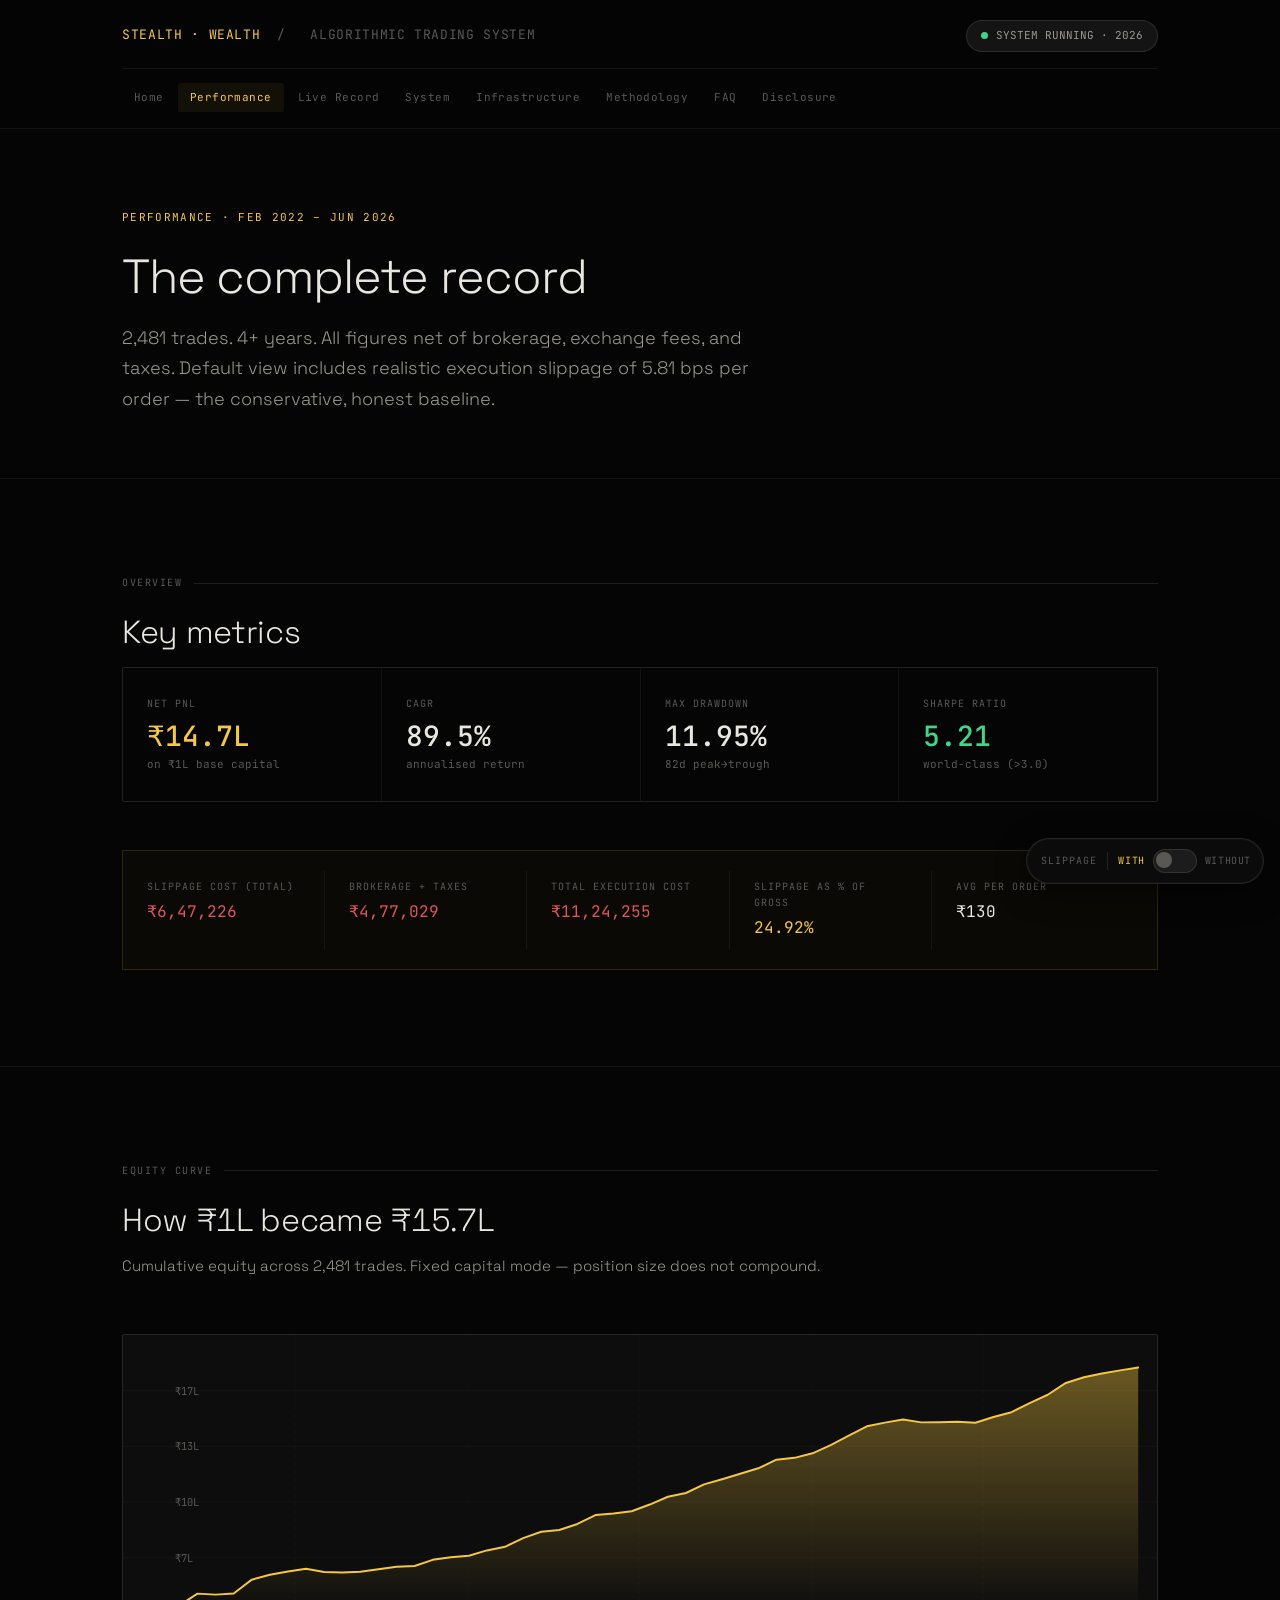
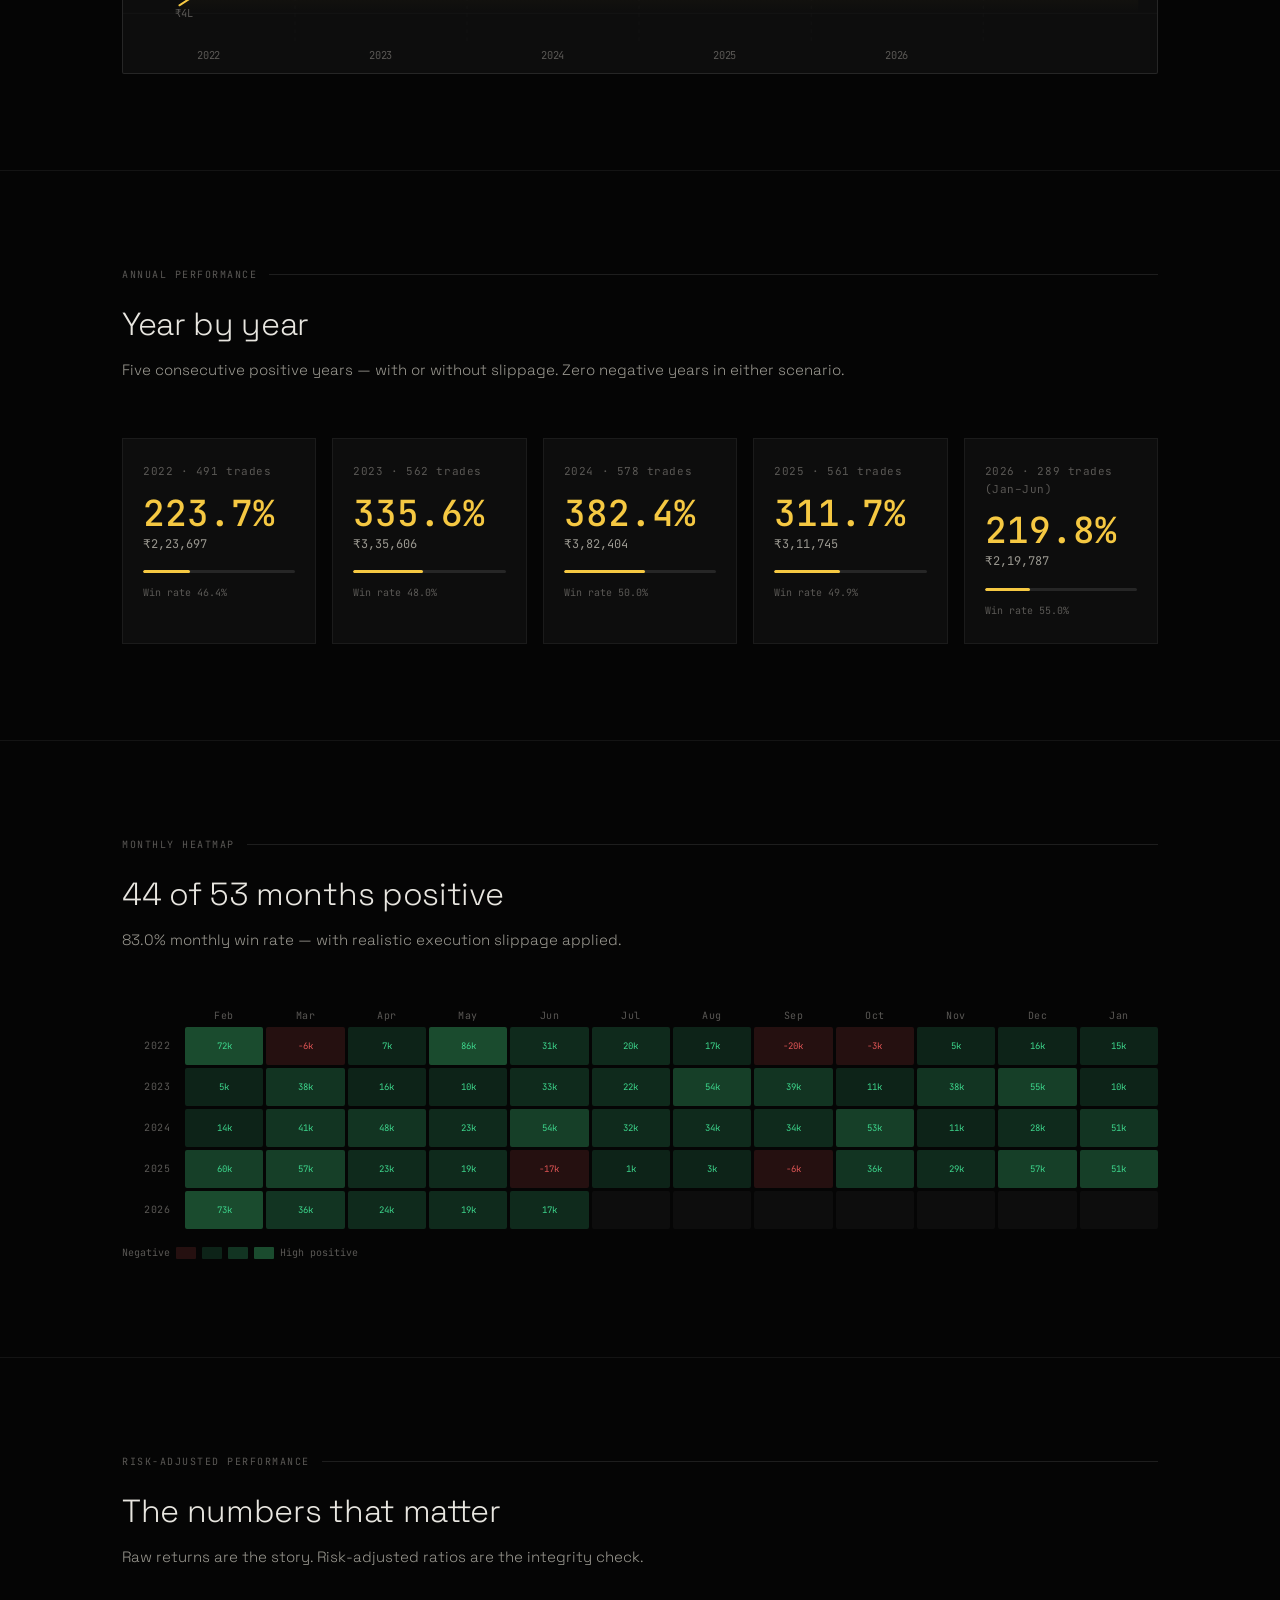
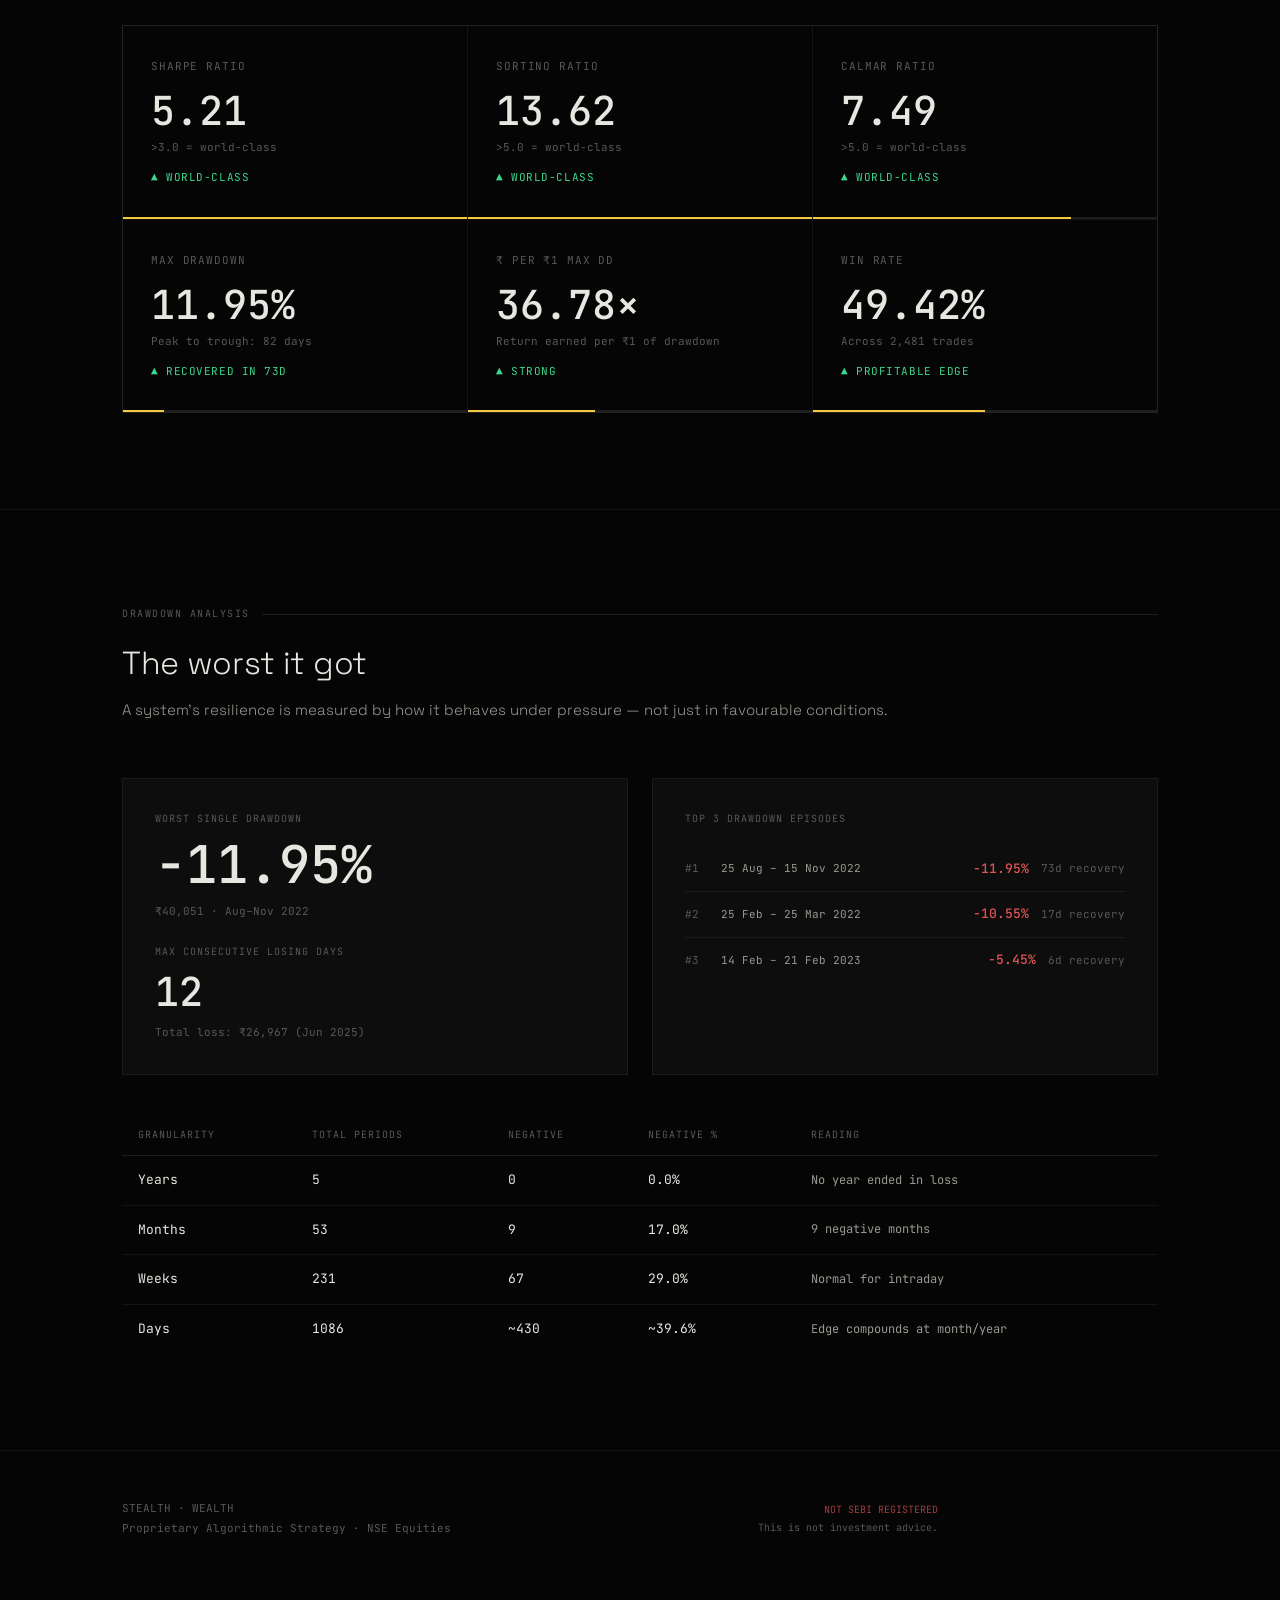
<file: performance.html>
<!DOCTYPE html>
<html lang="en">
<head>
<meta charset="UTF-8">
<meta name="viewport" content="width=device-width, initial-scale=1.0">
<title>Performance — STEALTH · WEALTH</title>
<link rel="preconnect" href="https://fonts.googleapis.com">
<link rel="preconnect" href="https://fonts.gstatic.com" crossorigin>
<link href="https://fonts.googleapis.com/css2?family=Space+Grotesk:wght@300;400;500;600&family=JetBrains+Mono:wght@400;500&display=swap" rel="stylesheet">
<link rel="stylesheet" href="css/site.css">
<style>
  /* ── SLIPPAGE FLOATING PILL ── */
  .slip-pill {
    position: fixed;
    z-index: 200;
    right: calc(16px + env(safe-area-inset-right, 0px));
    bottom: calc(16px + env(safe-area-inset-bottom, 0px));
    display: flex;
    align-items: center;
    gap: 10px;
    padding: 10px 12px 10px 14px;
    background: rgba(12, 12, 14, 0.92);
    border: 1px solid var(--border2);
    border-radius: 999px;
    box-shadow: 0 8px 32px rgba(0, 0, 0, 0.45), 0 0 0 1px rgba(255, 255, 255, 0.03) inset;
    backdrop-filter: blur(12px);
    -webkit-backdrop-filter: blur(12px);
    transition: border-color 0.25s, box-shadow 0.25s;
  }
  .slip-pill:focus-within {
    border-color: rgba(245, 200, 66, 0.35);
    box-shadow: 0 8px 32px rgba(0, 0, 0, 0.45), 0 0 0 1px rgba(245, 200, 66, 0.12) inset;
  }
  body.nav-open .slip-pill { opacity: 0; pointer-events: none; }
  .slip-pill-label {
    font-family: var(--mono);
    font-size: 10px;
    color: var(--text3);
    letter-spacing: 0.1em;
    text-transform: uppercase;
    white-space: nowrap;
  }
  .slip-pill-divider {
    width: 1px;
    height: 18px;
    background: var(--border2);
    flex-shrink: 0;
  }
  .slip-pill-options {
    display: flex;
    align-items: center;
    gap: 8px;
    flex-shrink: 0;
  }
  .toggle-option {
    font-family: var(--mono);
    font-size: 10px;
    color: var(--text3);
    letter-spacing: 0.06em;
    transition: color 0.2s;
    white-space: nowrap;
  }
  .toggle-option.active { color: var(--gold); }
  .toggle-switch {
    position: relative;
    width: 44px;
    height: 24px;
    cursor: pointer;
    flex-shrink: 0;
  }
  .toggle-switch input { opacity: 0; width: 0; height: 0; position: absolute; }
  .toggle-track {
    position: absolute; inset: 0;
    background: var(--bg4);
    border: 1px solid var(--border2);
    border-radius: 12px;
    transition: background 0.2s, border-color 0.2s;
  }
  .toggle-switch input:checked + .toggle-track {
    background: rgba(245,200,66,0.12);
    border-color: rgba(245,200,66,0.4);
  }
  .toggle-thumb {
    position: absolute; top: 3px; left: 3px;
    width: 16px; height: 16px;
    background: var(--text3); border-radius: 50%;
    transition: transform 0.2s, background 0.2s;
  }
  .toggle-switch input:checked ~ .toggle-thumb {
    transform: translateX(20px); background: var(--gold);
  }
  @media (max-width: 480px) {
    .slip-pill-label { display: none; }
    .slip-pill-divider { display: none; }
    .slip-pill { padding: 10px 12px; gap: 8px; }
  }
  /* reserve space so the pill never covers footer notes */
  footer {
    padding-bottom: calc(48px + 72px + env(safe-area-inset-bottom, 0px));
  }
  @media (min-width: 769px) {
    footer .footer-right {
      padding-right: 220px;
    }
  }
  /* slippage cost bar */
  .slip-cost-bar {
    margin-top: 48px;
    border: 1px solid rgba(245,200,66,0.15);
    background: rgba(245,200,66,0.02);
    padding: 20px 24px;
    display: flex; gap: 0; flex-wrap: wrap;
  }
  .slip-cost-item {
    display: flex; flex-direction: column; gap: 4px;
    padding: 8px 24px; border-right: 1px solid var(--border);
    flex: 1; min-width: 120px;
  }
  .slip-cost-item:first-child { padding-left: 0; }
  .slip-cost-item:last-child { border-right: none; }
  .slip-cost-label {
    font-family: var(--mono); font-size: 10px;
    color: var(--text3); letter-spacing: 0.1em; text-transform: uppercase;
  }
  .slip-cost-val { font-family: var(--mono); font-size: 16px; color: var(--text); }
  .slip-cost-val.red { color: var(--red); }
  .slip-cost-val.gold { color: var(--gold); }

  /* odometer roll — tabular nums prevent layout jitter */
  .roll-num,
  .stat-value,
  .slip-cost-val,
  .curve-annotation[id^="ya"],
  #curve-title,
  #hm-title,
  .hm-cell:not(.empty):not(.hm-header):not(.hm-year-label) {
    font-variant-numeric: tabular-nums;
  }
  .is-rolling {
    transition: color 0.25s ease;
  }
</style>
</head>
<body>

<header>
  <div class="container">
    <div class="header-top">
      <a href="index.html" class="logo">STEALTH · WEALTH <span>/</span> <span class="logo-ext">ALGORITHMIC TRADING SYSTEM</span></a>
      <div class="header-actions">
        <div class="status-pill"><div class="status-dot"></div>SYSTEM RUNNING · 2026</div>
        <button type="button" class="nav-toggle" aria-expanded="false" aria-controls="main-nav" aria-label="Open menu">
          <span class="nav-toggle-bar" aria-hidden="true"></span>
          <span class="nav-toggle-bar" aria-hidden="true"></span>
          <span class="nav-toggle-bar" aria-hidden="true"></span>
        </button>
      </div>
    </div>
    <nav class="main-nav" id="main-nav"></nav>
  </div>
</header>
<div class="nav-backdrop" aria-hidden="true"></div>
<div class="bottom-sheet" role="dialog" aria-label="Navigation">
  <div class="sheet-handle"></div>
  <div class="sheet-label">STEALTH · WEALTH</div>
  <nav class="sheet-nav"></nav>
</div>

<main>
<section class="page-hero">
  <div class="container">
    <div class="hero-eyebrow">Performance · Feb 2022 – Jun 2026</div>
    <h1 class="hero-title">The complete record</h1>
    <p class="hero-sub">2,481 trades. 4+ years. All figures net of brokerage, exchange fees, and taxes. Default view includes realistic execution slippage of 5.81 bps per order — the conservative, honest baseline.</p>
  </div>
</section>

<section id="overview">
  <div class="container">
    <div class="section-label">Overview</div>
    <h2 class="section-title">Key metrics</h2>

    <div class="hero-stats fade-in">
      <div class="stat-cell">
        <div class="stat-label">Net PnL</div>
        <div class="stat-value gold" id="s-pnl">₹14.7L</div>
        <div class="stat-sub">on ₹1L base capital</div>
      </div>
      <div class="stat-cell">
        <div class="stat-label">CAGR</div>
        <div class="stat-value" id="s-cagr">89.5%</div>
        <div class="stat-sub">annualised return</div>
      </div>
      <div class="stat-cell">
        <div class="stat-label">Max Drawdown</div>
        <div class="stat-value" id="s-dd">11.95%</div>
        <div class="stat-sub" id="s-dd-sub">82d peak→trough</div>
      </div>
      <div class="stat-cell">
        <div class="stat-label">Sharpe Ratio</div>
        <div class="stat-value green" id="s-sharpe">5.21</div>
        <div class="stat-sub">world-class (&gt;3.0)</div>
      </div>
    </div>

    <div class="slip-cost-bar fade-in" id="slip-cost-bar">
      <div class="slip-cost-item">
        <div class="slip-cost-label">Slippage cost (total)</div>
        <div class="slip-cost-val red">₹6,47,226</div>
      </div>
      <div class="slip-cost-item">
        <div class="slip-cost-label">Brokerage + taxes</div>
        <div class="slip-cost-val red">₹4,77,029</div>
      </div>
      <div class="slip-cost-item">
        <div class="slip-cost-label">Total execution cost</div>
        <div class="slip-cost-val red">₹11,24,255</div>
      </div>
      <div class="slip-cost-item">
        <div class="slip-cost-label">Slippage as % of gross</div>
        <div class="slip-cost-val gold">24.92%</div>
      </div>
      <div class="slip-cost-item">
        <div class="slip-cost-label">Avg per order</div>
        <div class="slip-cost-val">₹130</div>
      </div>
    </div>
  </div>
</section>

<section id="equity">
  <div class="container">
    <div class="section-label">Equity Curve</div>
    <h2 class="section-title" id="curve-title">How ₹1L became ₹15.7L</h2>
    <p class="section-desc">Cumulative equity across 2,481 trades. Fixed capital mode — position size does not compound.</p>
    <div id="curve-container" class="fade-in">
      <svg id="equity-svg" viewBox="0 0 1100 340" preserveAspectRatio="none">
        <line class="curve-grid" x1="0" y1="56"  x2="1100" y2="56"/>
        <line class="curve-grid" x1="0" y1="112" x2="1100" y2="112"/>
        <line class="curve-grid" x1="0" y1="168" x2="1100" y2="168"/>
        <line class="curve-grid" x1="0" y1="224" x2="1100" y2="224"/>
        <line class="curve-grid" x1="0" y1="280" x2="1100" y2="280"/>
        <line class="curve-grid" x1="183" y1="0" x2="183" y2="310" stroke-dasharray="4,4"/>
        <line class="curve-grid" x1="366" y1="0" x2="366" y2="310" stroke-dasharray="4,4"/>
        <line class="curve-grid" x1="549" y1="0" x2="549" y2="310" stroke-dasharray="4,4"/>
        <line class="curve-grid" x1="732" y1="0" x2="732" y2="310" stroke-dasharray="4,4"/>
        <line class="curve-grid" x1="915" y1="0" x2="915" y2="310" stroke-dasharray="4,4"/>
        <text class="curve-annotation" x="91"  y="326" text-anchor="middle">2022</text>
        <text class="curve-annotation" x="274" y="326" text-anchor="middle">2023</text>
        <text class="curve-annotation" x="457" y="326" text-anchor="middle">2024</text>
        <text class="curve-annotation" x="640" y="326" text-anchor="middle">2025</text>
        <text class="curve-annotation" x="823" y="326" text-anchor="middle">2026</text>
        <text class="curve-annotation" id="ya1" x="55" y="60"  text-anchor="start"></text>
        <text class="curve-annotation" id="ya2" x="55" y="116" text-anchor="start"></text>
        <text class="curve-annotation" id="ya3" x="55" y="172" text-anchor="start"></text>
        <text class="curve-annotation" id="ya4" x="55" y="228" text-anchor="start"></text>
        <text class="curve-annotation" id="ya5" x="55" y="284" text-anchor="start"></text>
        <path id="curve-area" class="curve-fill" fill="url(#goldGrad)"/>
        <path id="curve-line" class="curve-path"/>
        <defs>
          <linearGradient id="goldGrad" x1="0" y1="0" x2="0" y2="1">
            <stop offset="0%" stop-color="#F5C842" stop-opacity="0.4"/>
            <stop offset="100%" stop-color="#F5C842" stop-opacity="0"/>
          </linearGradient>
        </defs>
      </svg>
    </div>
  </div>
</section>

<section id="years">
  <div class="container">
    <div class="section-label">Annual Performance</div>
    <h2 class="section-title">Year by year</h2>
    <p class="section-desc">Five consecutive positive years — with or without slippage. Zero negative years in either scenario.</p>
    <div class="year-grid fade-in" id="year-grid"></div>
  </div>
</section>

<section id="monthly">
  <div class="container">
    <div class="section-label">Monthly Heatmap</div>
    <h2 class="section-title" id="hm-title">44 of 53 months positive</h2>
    <p class="section-desc" id="hm-desc">83.0% monthly win rate with slippage. Toggle to see baseline.</p>
    <div class="heatmap-wrapper fade-in">
      <div class="heatmap" id="heatmap-grid"></div>
    </div>
    <div class="hm-legend">
      <span>Negative</span>
      <div class="hm-legend-swatch" style="background:#251010"></div>
      <div class="hm-legend-swatch" style="background:#0d2318"></div>
      <div class="hm-legend-swatch" style="background:#123422"></div>
      <div class="hm-legend-swatch" style="background:#1a4b2e"></div>
      <span>High positive</span>
    </div>
  </div>
</section>

<section id="ratios">
  <div class="container">
    <div class="section-label">Risk-Adjusted Performance</div>
    <h2 class="section-title">The numbers that matter</h2>
    <p class="section-desc">Raw returns are the story. Risk-adjusted ratios are the integrity check.</p>
    <div class="ratios-grid fade-in" id="ratios-grid"></div>
  </div>
</section>

<section id="drawdown">
  <div class="container">
    <div class="section-label">Drawdown Analysis</div>
    <h2 class="section-title">The worst it got</h2>
    <p class="section-desc">A system's resilience is measured by how it behaves under pressure — not just in favourable conditions.</p>
    <div class="dd-grid fade-in" id="dd-grid"></div>
    <table class="period-table fade-in">
      <thead>
        <tr>
          <th>Granularity</th><th>Total Periods</th><th>Negative</th><th>Negative %</th><th>Reading</th>
        </tr>
      </thead>
      <tbody id="period-tbody"></tbody>
    </table>
  </div>
</section>
</main>

<footer>
  <div class="container">
    <div class="footer-inner">
      <div class="footer-left">STEALTH · WEALTH<br>Proprietary Algorithmic Strategy · NSE Equities</div>
      <div class="footer-right">
        <div class="footer-not-sebi">NOT SEBI REGISTERED</div>
        This is not investment advice.
      </div>
    </div>
  </div>
</footer>

<div class="slip-pill" id="slip-pill" role="group" aria-label="Slippage assumption">
  <span class="slip-pill-label">Slippage</span>
  <span class="slip-pill-divider" aria-hidden="true"></span>
  <div class="slip-pill-options">
    <span class="toggle-option active" id="lbl-on">WITH</span>
    <label class="toggle-switch" title="Toggle slippage assumption">
      <input type="checkbox" id="slip-toggle" role="switch" aria-checked="false" aria-labelledby="lbl-on lbl-off">
      <div class="toggle-track"></div>
      <div class="toggle-thumb"></div>
    </label>
    <span class="toggle-option" id="lbl-off">WITHOUT</span>
  </div>
</div>

<script src="js/site.js"></script>
<script src="js/performance.js"></script>
</body>
</html>
</file>
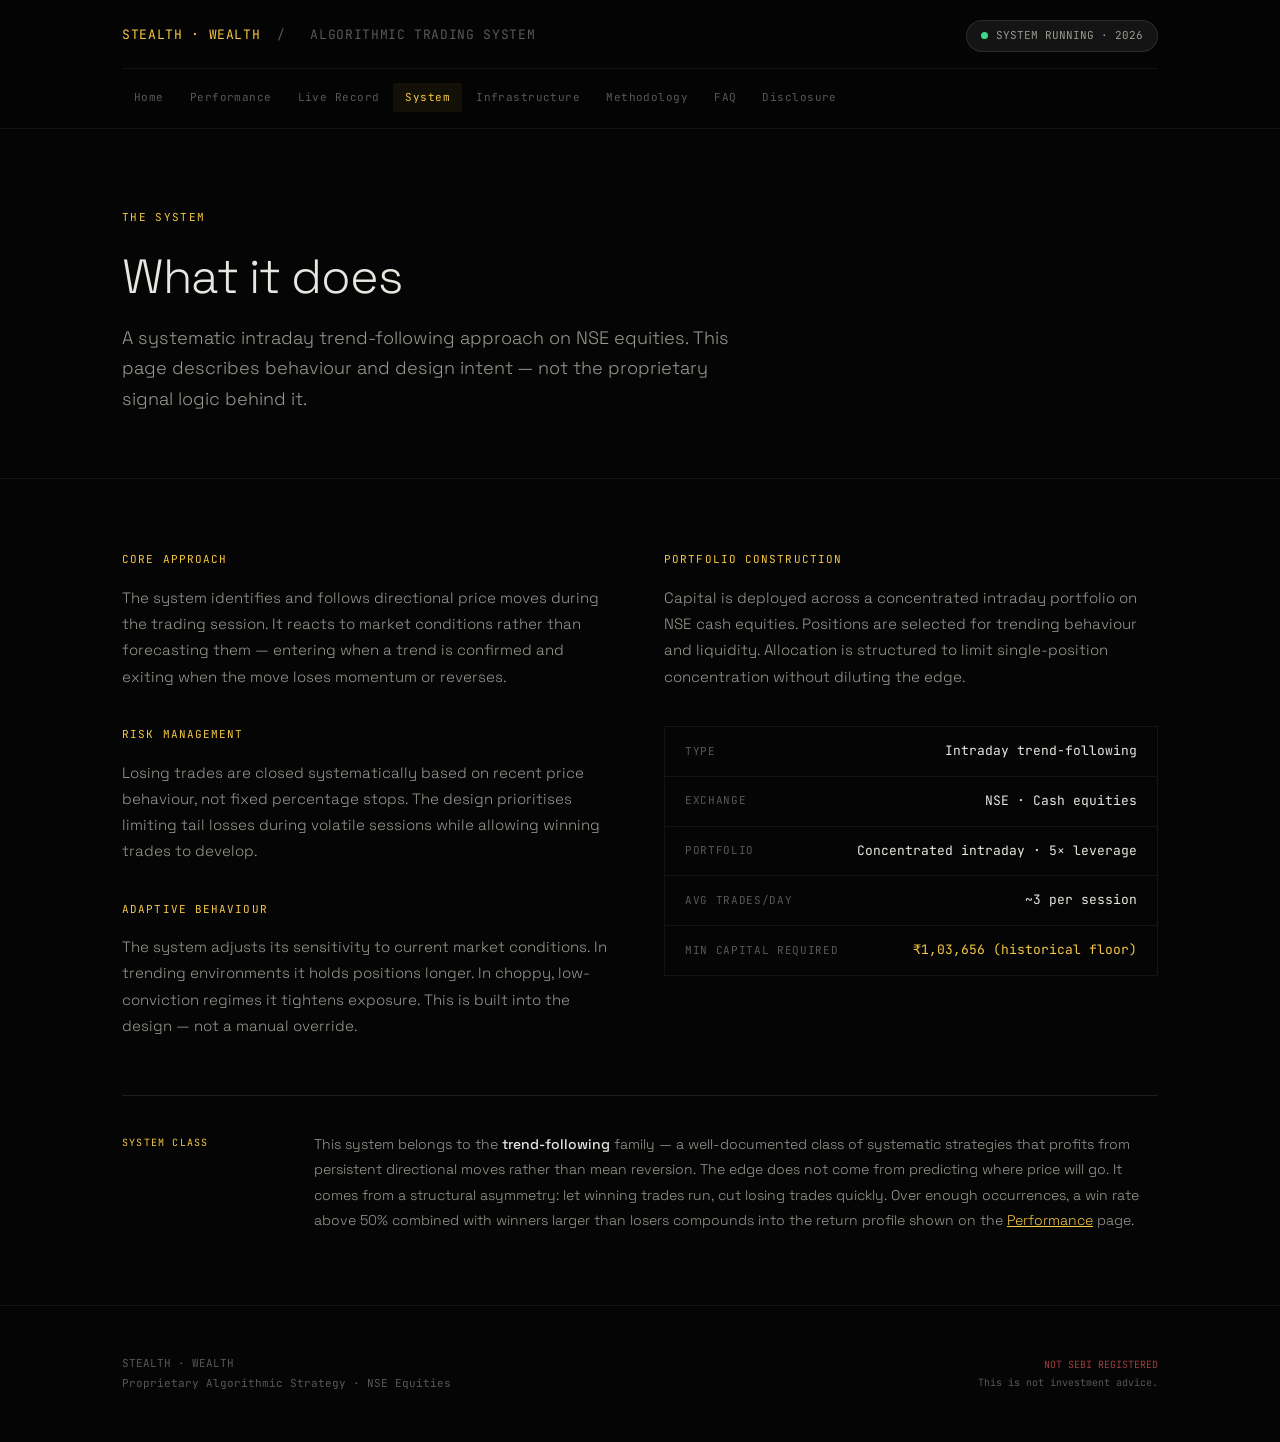
<file: system.html>
<!DOCTYPE html>
<html lang="en">
<head>
<meta charset="UTF-8">
<meta name="viewport" content="width=device-width, initial-scale=1.0">
<title>System — STEALTH · WEALTH</title>
<link rel="preconnect" href="https://fonts.googleapis.com">
<link rel="preconnect" href="https://fonts.gstatic.com" crossorigin>
<link href="https://fonts.googleapis.com/css2?family=Space+Grotesk:wght@300;400;500;600&family=JetBrains+Mono:wght@400;500&display=swap" rel="stylesheet">
<link rel="stylesheet" href="css/site.css">
</head>
<body>

<header>
  <div class="container">
    <div class="header-top">
      <a href="index.html" class="logo">STEALTH · WEALTH <span>/</span> <span class="logo-ext">ALGORITHMIC TRADING SYSTEM</span></a>
      <div class="header-actions">
        <div class="status-pill">
          <div class="status-dot"></div>
          SYSTEM RUNNING · 2026
        </div>
        <button type="button" class="nav-toggle" aria-expanded="false" aria-controls="main-nav" aria-label="Open menu">
          <span class="nav-toggle-bar" aria-hidden="true"></span>
          <span class="nav-toggle-bar" aria-hidden="true"></span>
          <span class="nav-toggle-bar" aria-hidden="true"></span>
        </button>
      </div>
    </div>
    <nav class="main-nav" id="main-nav"></nav>
  </div>
</header>
<div class="nav-backdrop" aria-hidden="true"></div>
<div class="bottom-sheet" role="dialog" aria-label="Navigation">
  <div class="sheet-handle"></div>
  <div class="sheet-label">STEALTH · WEALTH</div>
  <nav class="sheet-nav"></nav>
</div>

<main>
<section class="page-hero">
  <div class="container">
    <div class="hero-eyebrow">The System</div>
    <h1 class="hero-title">What it does</h1>
    <p class="hero-sub">A systematic intraday trend-following approach on NSE equities. This page describes behaviour and design intent — not the proprietary signal logic behind it.</p>
  </div>
</section>

<section class="page-section">
  <div class="container">
    <div class="system-cols">
      <div>
        <div class="system-block">
          <div class="system-block-title">Core approach</div>
          <div class="system-block-text">
            The system identifies and follows directional price moves during the trading session.
            It reacts to market conditions rather than forecasting them — entering when a trend
            is confirmed and exiting when the move loses momentum or reverses.
          </div>
        </div>
        <div class="system-block" style="margin-top:36px">
          <div class="system-block-title">Risk management</div>
          <div class="system-block-text">
            Losing trades are closed systematically based on recent price behaviour, not fixed
            percentage stops. The design prioritises limiting tail losses during volatile sessions
            while allowing winning trades to develop.
          </div>
        </div>
        <div class="system-block" style="margin-top:36px">
          <div class="system-block-title">Adaptive behaviour</div>
          <div class="system-block-text">
            The system adjusts its sensitivity to current market conditions. In trending environments
            it holds positions longer. In choppy, low-conviction regimes it tightens exposure.
            This is built into the design — not a manual override.
          </div>
        </div>
      </div>
      <div>
        <div class="system-block">
          <div class="system-block-title">Portfolio construction</div>
          <div class="system-block-text">
            Capital is deployed across a concentrated intraday portfolio on NSE cash equities.
            Positions are selected for trending behaviour and liquidity. Allocation is structured
            to limit single-position concentration without diluting the edge.
          </div>
        </div>
        <div class="system-spec" style="margin-top:36px">
          <div class="spec-row">
            <span class="spec-key">Type</span>
            <span class="spec-val">Intraday trend-following</span>
          </div>
          <div class="spec-row">
            <span class="spec-key">Exchange</span>
            <span class="spec-val">NSE · Cash equities</span>
          </div>
          <div class="spec-row">
            <span class="spec-key">Portfolio</span>
            <span class="spec-val">Concentrated intraday · 5× leverage</span>
          </div>
          <div class="spec-row">
            <span class="spec-key">Avg trades/day</span>
            <span class="spec-val">~3 per session</span>
          </div>
          <div class="spec-row">
            <span class="spec-key">Min capital required</span>
            <span class="spec-val highlight">₹1,03,656 (historical floor)</span>
          </div>
        </div>
      </div>
    </div>

    <div class="methodology-note fade-in">
      <div class="methodology-note-label">System class</div>
      <p>
        This system belongs to the <strong>trend-following</strong> family — a well-documented class of systematic strategies that profits from persistent directional moves rather than mean reversion. The edge does not come from predicting where price will go. It comes from a structural asymmetry: let winning trades run, cut losing trades quickly. Over enough occurrences, a win rate above 50% combined with winners larger than losers compounds into the return profile shown on the <a href="performance.html" style="color:var(--gold)">Performance</a> page.
      </p>
    </div>
  </div>
</section>
</main>

<footer>
  <div class="container">
    <div class="footer-inner">
      <div class="footer-left">
        STEALTH · WEALTH<br>
        Proprietary Algorithmic Strategy · NSE Equities
      </div>
      <div class="footer-right">
        <div class="footer-not-sebi">NOT SEBI REGISTERED</div>
        This is not investment advice.
      </div>
    </div>
  </div>
</footer>

<script src="js/site.js"></script>
</body>
</html>
</file>
<file: css/site.css>
:root {
  --bg: #050505;
  --bg2: #0d0d0d;
  --bg3: #141414;
  --bg4: #1c1c1c;
  --text: #E8E6E0;
  --text2: #9A9890;
  --text3: #5A5855;
  --gold: #F5C842;
  --gold2: #C4971A;
  --green: #3DD68C;
  --red: #E05555;
  --border: rgba(255,255,255,0.06);
  --border2: rgba(255,255,255,0.1);
  --mono: 'JetBrains Mono', monospace;
  --sans: 'Space Grotesk', sans-serif;
}
*, *::before, *::after { box-sizing: border-box; margin: 0; padding: 0; }
html { scroll-behavior: smooth; }
body {
  background: var(--bg);
  color: var(--text);
  font-family: var(--sans);
  font-size: 16px;
  line-height: 1.6;
  -webkit-font-smoothing: antialiased;
  min-height: 100vh;
  display: flex;
  flex-direction: column;
}
main { flex: 1; }

/* ── LAYOUT ── */
.container { max-width: 1100px; margin: 0 auto; padding: 0 32px; }
section { padding: 96px 0; border-bottom: 1px solid var(--border); }
section:last-child { border-bottom: none; }
.page-section { padding: 72px 0; }

/* ── HEADER ── */
header {
  padding: 20px 0 16px;
  border-bottom: 1px solid var(--border);
  position: sticky; top: 0; z-index: 100;
  background: rgba(5,5,5,0.92);
  backdrop-filter: blur(12px);
}
.header-top {
  display: flex; align-items: center; justify-content: space-between;
  margin-bottom: 16px;
  gap: 16px;
}
.header-actions {
  display: flex; align-items: center; gap: 12px;
  flex-shrink: 0;
}
.logo {
  font-family: var(--mono);
  font-size: 13px;
  color: var(--gold);
  letter-spacing: 0.05em;
  text-decoration: none;
  min-width: 0;
}
.logo span { color: var(--text3); margin: 0 8px; }
.logo:hover { opacity: 0.85; }
.status-pill {
  display: flex; align-items: center; gap: 8px;
  font-family: var(--mono); font-size: 11px;
  color: var(--text2);
  background: var(--bg3);
  border: 1px solid var(--border2);
  padding: 6px 14px; border-radius: 100px;
  white-space: nowrap;
}
.status-dot {
  width: 7px; height: 7px; border-radius: 50%;
  background: var(--green);
  animation: pulse 2.5s ease-in-out infinite;
}
@keyframes pulse {
  0%, 100% { opacity: 1; }
  50% { opacity: 0.3; }
}

/* ── NAVIGATION ── */
.main-nav {
  display: flex;
  flex-wrap: wrap;
  gap: 2px;
  border-top: 1px solid var(--border);
  padding-top: 14px;
}
.main-nav a {
  font-family: var(--mono);
  font-size: 11px;
  color: var(--text3);
  text-decoration: none;
  padding: 6px 12px;
  border-radius: 2px;
  letter-spacing: 0.04em;
  transition: color 0.15s, background 0.15s;
}
.main-nav a:hover {
  color: var(--text);
  background: var(--bg3);
}
.main-nav a.active {
  color: var(--gold);
  background: rgba(245,200,66,0.06);
}

/* ── MOBILE NAV TOGGLE ── */
.nav-toggle {
  display: none;
  flex-direction: column;
  justify-content: center;
  gap: 5px;
  width: 40px;
  height: 40px;
  padding: 0;
  border: 1px solid var(--border2);
  border-radius: 2px;
  background: var(--bg3);
  cursor: pointer;
  flex-shrink: 0;
}
.nav-toggle-bar {
  display: block;
  width: 18px;
  height: 1.5px;
  margin: 0 auto;
  background: var(--text);
  transition: transform 0.2s ease, opacity 0.2s ease;
}

/* ── BOTTOM SHEET ── */
.bottom-sheet {
  position: fixed;
  bottom: 0;
  left: 0;
  right: 0;
  z-index: 300;
  background: #111111;
  border-top: 1px solid var(--border2);
  border-radius: 20px 20px 0 0;
  padding-bottom: env(safe-area-inset-bottom, 20px);
  transform: translateY(100%);
  transition: transform 0.35s cubic-bezier(0.32, 0.72, 0, 1);
  max-height: 80vh;
  overflow-y: auto;
  display: none;
}
.bottom-sheet.is-open {
  transform: translateY(0);
}
.sheet-handle {
  width: 40px;
  height: 4px;
  background: var(--text3);
  border-radius: 2px;
  margin: 14px auto 4px;
  opacity: 0.35;
}
.sheet-label {
  font-family: var(--mono);
  font-size: 10px;
  color: var(--text3);
  letter-spacing: 0.14em;
  text-transform: uppercase;
  padding: 10px 24px 14px;
  border-bottom: 1px solid var(--border);
}
.sheet-nav {
  display: flex;
  flex-direction: column;
  padding: 4px 0 8px;
}
.sheet-nav a {
  font-family: var(--mono);
  font-size: 15px;
  color: var(--text2);
  text-decoration: none;
  padding: 18px 24px;
  border-bottom: 1px solid var(--border);
  display: flex;
  align-items: center;
  justify-content: space-between;
  transition: background 0.15s;
  letter-spacing: 0.02em;
  -webkit-tap-highlight-color: transparent;
}
.sheet-nav a:last-child { border-bottom: none; }
.sheet-nav a:active { background: var(--bg3); }
.sheet-nav a.active { color: var(--gold); }
.sheet-nav a.active::after { content: '●'; font-size: 6px; color: var(--gold); }
.sheet-nav a:not(.active)::after { content: '→'; color: var(--text3); font-size: 14px; }

.nav-backdrop {
  display: none;
  position: fixed;
  inset: 0;
  z-index: 299;
  background: rgba(0,0,0,0.65);
  backdrop-filter: blur(3px);
  -webkit-backdrop-filter: blur(3px);
}
.nav-backdrop.is-open { display: block; }

/* ── HERO ── */
#hero { padding: 120px 0 96px; border-bottom: 1px solid var(--border); }
.page-hero {
  padding: 80px 0 64px;
  border-bottom: 1px solid var(--border);
}
.hero-eyebrow {
  font-family: var(--mono); font-size: 11px;
  color: var(--gold); letter-spacing: 0.12em; text-transform: uppercase;
  margin-bottom: 24px;
}
.hero-title {
  font-size: clamp(44px, 6vw, 80px);
  font-weight: 300;
  line-height: 1.08;
  letter-spacing: -0.02em;
  color: var(--text);
  margin-bottom: 20px;
}
.page-hero .hero-title {
  font-size: clamp(32px, 4vw, 48px);
}
.hero-title em {
  font-style: normal; font-weight: 600;
  color: var(--gold);
}
.hero-sub {
  font-size: 18px; color: var(--text2); font-weight: 300;
  max-width: 560px; margin-bottom: 48px; line-height: 1.7;
}
.page-hero .hero-sub { margin-bottom: 0; max-width: 640px; }
.hero-stats {
  display: grid;
  grid-template-columns: repeat(4, 1fr);
  gap: 1px;
  background: var(--border);
  border: 1px solid var(--border);
  border-radius: 2px;
}
.stat-cell {
  background: var(--bg);
  padding: 28px 24px;
}
.stat-label {
  font-family: var(--mono); font-size: 10px;
  color: var(--text3); letter-spacing: 0.1em;
  text-transform: uppercase; margin-bottom: 10px;
}
.stat-value {
  font-family: var(--mono); font-size: 28px; font-weight: 500;
  color: var(--text); line-height: 1;
}
.stat-value.gold { color: var(--gold); }
.stat-value.green { color: var(--green); }
.stat-sub {
  font-family: var(--mono); font-size: 11px;
  color: var(--text3); margin-top: 6px;
}

/* ── TRUST / CTA ── */
.trust-grid {
  display: grid;
  grid-template-columns: repeat(2, 1fr);
  gap: 1px;
  background: var(--border);
  border: 1px solid var(--border);
  margin-bottom: 48px;
}
.trust-cell {
  background: var(--bg);
  padding: 32px 28px;
}
.trust-cell-title {
  font-family: var(--mono); font-size: 11px;
  color: var(--gold); letter-spacing: 0.1em;
  text-transform: uppercase; margin-bottom: 12px;
}
.trust-cell-text {
  font-size: 15px; color: var(--text2);
  font-weight: 300; line-height: 1.75;
}
.cta-row {
  display: flex; flex-wrap: wrap; gap: 12px;
}
.cta-link {
  font-family: var(--mono); font-size: 12px;
  color: var(--text);
  text-decoration: none;
  padding: 14px 24px;
  border: 1px solid var(--border2);
  border-radius: 2px;
  transition: border-color 0.15s, color 0.15s;
}
.cta-link:hover { border-color: var(--gold); color: var(--gold); }
.cta-link.primary {
  background: rgba(245,200,66,0.08);
  border-color: rgba(245,200,66,0.3);
  color: var(--gold);
}

/* ── SECTION HEADERS ── */
.section-label {
  font-family: var(--mono); font-size: 10px;
  color: var(--text3); letter-spacing: 0.15em;
  text-transform: uppercase; margin-bottom: 16px;
  display: flex; align-items: center; gap: 12px;
}
.section-label::after {
  content: ''; flex: 1; height: 1px; background: var(--border2);
}
.section-title {
  font-size: 32px; font-weight: 300; letter-spacing: -0.01em;
  color: var(--text); margin-bottom: 8px;
}
.section-desc {
  color: var(--text2); font-size: 15px; font-weight: 300; margin-bottom: 56px;
}

/* ── EQUITY CURVE ── */
#curve-container {
  width: 100%; height: 340px; position: relative;
  border: 1px solid var(--border2);
  border-radius: 2px;
  overflow: hidden;
  background: var(--bg2);
}
#equity-svg { width: 100%; height: 100%; }
.curve-path {
  fill: none;
  stroke: var(--gold);
  stroke-width: 2;
  stroke-linecap: round;
  stroke-linejoin: round;
}
.curve-fill { opacity: 0.06; }
.curve-annotation {
  font-family: var(--mono); font-size: 11px; fill: var(--text3);
}
.curve-grid { stroke: var(--border); stroke-width: 0.5; }

/* ── YEAR BARS ── */
.year-grid {
  display: grid; grid-template-columns: repeat(5, 1fr); gap: 16px;
}
.year-card {
  background: var(--bg2);
  border: 1px solid var(--border);
  padding: 24px 20px;
  position: relative;
  overflow: hidden;
  transition: border-color 0.2s;
}
.year-card:hover { border-color: var(--border2); }
.year-card::before {
  content: ''; position: absolute;
  bottom: 0; left: 0; right: 0;
  height: 3px; background: var(--gold); opacity: 0;
  transition: opacity 0.2s;
}
.year-card:hover::before { opacity: 1; }
.year-label {
  font-family: var(--mono); font-size: 11px;
  color: var(--text3); margin-bottom: 14px;
  letter-spacing: 0.05em;
}
.year-return {
  font-family: var(--mono); font-size: 36px; font-weight: 500;
  color: var(--gold); line-height: 1; margin-bottom: 4px;
}
.year-pnl {
  font-family: var(--mono); font-size: 12px; color: var(--text2);
  margin-bottom: 16px;
}
.year-bar-track {
  height: 3px; background: var(--border2); border-radius: 2px;
  overflow: hidden; margin-bottom: 12px;
}
.year-bar-fill {
  height: 100%; background: var(--gold);
  border-radius: 2px;
  transition: width 1.2s cubic-bezier(0.4, 0, 0.2, 1);
}
.year-meta {
  display: flex; justify-content: space-between;
  font-family: var(--mono); font-size: 10px; color: var(--text3);
}

/* ── MONTHLY HEATMAP ── */
.heatmap-wrapper { overflow-x: auto; }
.heatmap {
  display: grid;
  grid-template-columns: 60px repeat(12, 1fr);
  gap: 3px;
  min-width: 760px;
}
.hm-header, .hm-year-label {
  font-family: var(--mono); font-size: 10px; color: var(--text3);
  display: flex; align-items: center; justify-content: center;
  letter-spacing: 0.05em;
}
.hm-year-label { justify-content: flex-end; padding-right: 12px; }
.hm-cell {
  height: 38px; border-radius: 2px;
  display: flex; align-items: center; justify-content: center;
  font-family: var(--mono); font-size: 9px;
  cursor: default; position: relative;
  transition: transform 0.15s, outline 0.15s;
}
.hm-cell:hover { transform: scale(1.08); z-index: 10; outline: 1px solid rgba(255,255,255,0.3); }
.hm-cell.pos { background: #0d2318; color: var(--green); }
.hm-cell.neg { background: #251010; color: var(--red); }
.hm-cell.empty { background: var(--bg2); }
.hm-cell[data-intensity="1"] { background: #0d2318; }
.hm-cell[data-intensity="2"] { background: #0f2a1c; }
.hm-cell[data-intensity="3"] { background: #123422; }
.hm-cell[data-intensity="4"] { background: #163f28; }
.hm-cell[data-intensity="5"] { background: #1a4b2e; }
.hm-legend {
  display: flex; align-items: center; gap: 6px;
  margin-top: 16px; font-family: var(--mono); font-size: 10px; color: var(--text3);
}
.hm-legend-swatch {
  width: 20px; height: 12px; border-radius: 1px;
}

/* ── RISK RATIOS ── */
.ratios-grid {
  display: grid; grid-template-columns: repeat(3, 1fr); gap: 1px;
  background: var(--border); border: 1px solid var(--border);
}
.ratio-cell {
  background: var(--bg);
  padding: 32px 28px;
  position: relative;
}
.ratio-name {
  font-family: var(--mono); font-size: 11px; color: var(--text3);
  letter-spacing: 0.08em; text-transform: uppercase; margin-bottom: 16px;
}
.ratio-value {
  font-family: var(--mono); font-size: 40px; font-weight: 500;
  color: var(--text); line-height: 1; margin-bottom: 8px;
}
.ratio-benchmark {
  font-family: var(--mono); font-size: 11px; color: var(--text3);
  margin-bottom: 12px;
}
.ratio-verdict {
  font-family: var(--mono); font-size: 11px;
  color: var(--green); letter-spacing: 0.05em;
}
.ratio-bar-track {
  position: absolute; bottom: 0; left: 0; right: 0;
  height: 2px; background: var(--border2);
}
.ratio-bar-fill {
  height: 100%; background: var(--gold);
  transition: width 1.5s cubic-bezier(0.4, 0, 0.2, 1);
}

/* ── DRAWDOWN ── */
.dd-grid {
  display: grid; grid-template-columns: 1fr 1fr; gap: 24px;
  margin-bottom: 40px;
}
.dd-big {
  background: var(--bg2); border: 1px solid var(--border);
  padding: 32px; display: flex; flex-direction: column; justify-content: space-between;
}
.dd-big-label {
  font-family: var(--mono); font-size: 10px; color: var(--text3);
  letter-spacing: 0.1em; text-transform: uppercase; margin-bottom: 12px;
}
.dd-big-value {
  font-family: var(--mono); font-size: 52px; font-weight: 500;
  color: var(--text); line-height: 1;
}
.dd-big-note {
  font-family: var(--mono); font-size: 11px; color: var(--text3); margin-top: 12px;
}
.dd-episodes {
  background: var(--bg2); border: 1px solid var(--border);
  padding: 32px;
}
.dd-ep-title {
  font-family: var(--mono); font-size: 10px; color: var(--text3);
  letter-spacing: 0.1em; text-transform: uppercase; margin-bottom: 20px;
}
.dd-ep-row {
  display: grid; grid-template-columns: 24px 1fr auto auto;
  gap: 12px; align-items: center;
  padding: 12px 0; border-bottom: 1px solid var(--border);
}
.dd-ep-row:last-child { border-bottom: none; }
.dd-ep-rank {
  font-family: var(--mono); font-size: 11px; color: var(--text3);
}
.dd-ep-dates {
  font-family: var(--mono); font-size: 11px; color: var(--text2);
}
.dd-ep-pct {
  font-family: var(--mono); font-size: 13px; color: var(--red); font-weight: 500;
}
.dd-ep-recovery {
  font-family: var(--mono); font-size: 11px; color: var(--text3); text-align: right;
}

/* ── SYSTEM SECTION ── */
.system-cols { display: grid; grid-template-columns: 1fr 1fr; gap: 48px; }
.system-block-title {
  font-family: var(--mono); font-size: 11px; color: var(--gold);
  letter-spacing: 0.1em; text-transform: uppercase; margin-bottom: 16px;
}
.system-block-text {
  color: var(--text2); font-size: 15px; font-weight: 300; line-height: 1.75;
}
.system-spec { margin-top: 32px; border: 1px solid var(--border); }
.spec-row {
  display: flex; justify-content: space-between; align-items: center;
  padding: 14px 20px; border-bottom: 1px solid var(--border);
  font-size: 14px;
}
.spec-row:last-child { border-bottom: none; }
.spec-key { color: var(--text3); font-family: var(--mono); font-size: 11px; letter-spacing: 0.06em; text-transform: uppercase; }
.spec-val { color: var(--text); font-family: var(--mono); font-size: 13px; }
.spec-val.highlight { color: var(--gold); }

/* ── METHODOLOGY ── */
.methodology-note {
  margin-top: 56px;
  border-top: 1px solid var(--border2);
  padding-top: 36px;
  display: grid;
  grid-template-columns: 160px 1fr;
  gap: 32px;
  align-items: start;
}
.methodology-note-label {
  font-family: var(--mono); font-size: 10px;
  color: var(--gold); letter-spacing: 0.12em;
  text-transform: uppercase; padding-top: 3px;
}
.methodology-note p {
  font-size: 14px; color: var(--text2);
  font-weight: 300; line-height: 1.8;
}
.methodology-note p strong { color: var(--text); font-weight: 500; }
.method-list {
  list-style: none;
  display: flex; flex-direction: column; gap: 20px;
}
.method-list li {
  display: grid;
  grid-template-columns: 140px 1fr;
  gap: 24px;
  padding-bottom: 20px;
  border-bottom: 1px solid var(--border);
}
.method-list li:last-child { border-bottom: none; padding-bottom: 0; }
.method-list-label {
  font-family: var(--mono); font-size: 11px;
  color: var(--gold); letter-spacing: 0.08em;
  text-transform: uppercase;
}
.method-list-text {
  font-size: 15px; color: var(--text2);
  font-weight: 300; line-height: 1.75;
}

/* ── FEES ROW ── */
.fees-row { flex-direction: column; align-items: flex-start; gap: 4px; }
.fees-detail { display: flex; flex-direction: column; gap: 3px; text-align: right; }
.fees-note {
  font-family: var(--mono); font-size: 10px;
  color: var(--gold); opacity: 0.7; letter-spacing: 0.04em;
}

/* ── INFRASTRUCTURE ── */
.infra-grid {
  display: grid;
  grid-template-columns: 1fr 1fr;
  gap: 1px;
  background: var(--border);
  border: 1px solid var(--border);
  margin-bottom: 32px;
}
.infra-block {
  background: var(--bg);
  padding: 36px 32px;
  transition: background 0.2s;
}
.infra-block:hover { background: var(--bg2); }
.infra-icon {
  font-family: var(--mono); font-size: 11px;
  color: var(--gold); letter-spacing: 0.1em;
  margin-bottom: 16px;
}
.infra-block-title {
  font-size: 17px; font-weight: 500;
  color: var(--text); margin-bottom: 12px;
  letter-spacing: -0.01em;
}
.infra-block-text {
  font-size: 14px; color: var(--text2);
  font-weight: 300; line-height: 1.8;
}
.infra-statement {
  border-left: 2px solid var(--gold);
  padding: 20px 28px;
  margin-top: 8px;
}
.infra-statement-line {
  font-size: 14px; color: var(--text2);
  font-weight: 300; line-height: 1.8;
  font-style: italic;
}

/* ── LIVE RECORD ── */
.live-status {
  display: grid;
  grid-template-columns: 1fr 1fr;
  gap: 24px;
  margin-bottom: 48px;
}
.live-status-card {
  background: var(--bg2);
  border: 1px solid var(--border);
  padding: 32px;
}
.live-status-label {
  font-family: var(--mono); font-size: 10px;
  color: var(--text3); letter-spacing: 0.1em;
  text-transform: uppercase; margin-bottom: 12px;
}
.live-status-value {
  font-family: var(--mono); font-size: 24px;
  color: var(--text); margin-bottom: 8px;
}
.live-status-value.active { color: var(--green); }
.live-status-note {
  font-size: 14px; color: var(--text2);
  font-weight: 300; line-height: 1.7;
}
.live-timeline {
  border: 1px solid var(--border);
}
.live-timeline-row {
  display: grid;
  grid-template-columns: 120px 1fr auto;
  gap: 24px;
  padding: 20px 24px;
  border-bottom: 1px solid var(--border);
  align-items: center;
}
.live-timeline-row:last-child { border-bottom: none; }
.live-timeline-date {
  font-family: var(--mono); font-size: 12px; color: var(--text3);
}
.live-timeline-desc {
  font-size: 14px; color: var(--text2); font-weight: 300;
}
.live-timeline-badge {
  font-family: var(--mono); font-size: 10px;
  padding: 4px 10px;
  border-radius: 100px;
  letter-spacing: 0.05em;
}
.live-timeline-badge.backtest {
  color: var(--text2);
  background: var(--bg3);
  border: 1px solid var(--border);
}
.live-timeline-badge.live {
  color: var(--green);
  background: rgba(61,214,140,0.08);
  border: 1px solid rgba(61,214,140,0.2);
}

/* ── FAQ ── */
.faq-list { display: flex; flex-direction: column; gap: 0; }
.faq-item {
  border-bottom: 1px solid var(--border);
  padding: 28px 0;
}
.faq-item:first-child { padding-top: 0; }
.faq-q {
  font-size: 17px; font-weight: 500;
  color: var(--text); margin-bottom: 12px;
  letter-spacing: -0.01em;
}
.faq-a {
  font-size: 15px; color: var(--text2);
  font-weight: 300; line-height: 1.75;
}

/* ── CAVEATS / DISCLOSURE ── */
.caveat-box {
  border: 1px solid rgba(245,200,66,0.2);
  background: rgba(245,200,66,0.03);
  padding: 36px 40px;
}
.caveat-title {
  font-family: var(--mono); font-size: 11px; color: var(--gold);
  letter-spacing: 0.1em; text-transform: uppercase; margin-bottom: 20px;
}
.caveat-list {
  list-style: none; display: flex; flex-direction: column; gap: 14px;
}
.caveat-list li {
  display: flex; gap: 16px; align-items: flex-start;
  font-size: 14px; color: var(--text2); font-weight: 300; line-height: 1.6;
}
.caveat-list li::before {
  content: '—'; font-family: var(--mono); color: var(--text3); flex-shrink: 0;
  margin-top: 1px;
}
.disclosure-block {
  margin-bottom: 48px;
}
.disclosure-block:last-child { margin-bottom: 0; }
.disclosure-block-title {
  font-family: var(--mono); font-size: 11px;
  color: var(--gold); letter-spacing: 0.1em;
  text-transform: uppercase; margin-bottom: 16px;
}
.disclosure-block-text {
  font-size: 15px; color: var(--text2);
  font-weight: 300; line-height: 1.8;
}

/* ── FOOTER ── */
footer {
  padding: 48px 0;
  border-top: 1px solid var(--border);
  margin-top: auto;
}
.footer-inner {
  display: flex; align-items: center; justify-content: space-between;
}
.footer-left {
  font-family: var(--mono); font-size: 11px; color: var(--text3); line-height: 1.8;
}
.footer-right {
  font-family: var(--mono); font-size: 10px; color: var(--text3);
  text-align: right; line-height: 1.8;
}
.footer-not-sebi {
  font-family: var(--mono); font-size: 10px; color: var(--red);
  opacity: 0.7;
}

/* ── TABLES ── */
.period-table {
  width: 100%; border-collapse: collapse;
  font-family: var(--mono); font-size: 13px;
}
.period-table th {
  color: var(--text3); font-weight: 400; font-size: 10px;
  letter-spacing: 0.1em; text-transform: uppercase;
  padding: 12px 16px; text-align: left;
  border-bottom: 1px solid var(--border2);
}
.period-table td {
  padding: 14px 16px; border-bottom: 1px solid var(--border);
  color: var(--text);
}
.period-table tr:last-child td { border-bottom: none; }
.period-table tr:hover td { background: var(--bg2); }
.neg-pct { color: var(--red); }
.pos-big { color: var(--green); }

/* ── SCROLL ANIMATIONS ── */
.fade-in {
  opacity: 0; transform: translateY(20px);
  transition: opacity 0.7s ease, transform 0.7s ease;
}
.fade-in.visible { opacity: 1; transform: translateY(0); }

/* ── RESPONSIVE ── */
@media (max-width: 768px) {
  .container { padding: 0 20px; }
  section { padding: 64px 0; }
  .page-hero { padding: 56px 0 48px; }
  .hero-stats { grid-template-columns: 1fr 1fr; }
  .trust-grid { grid-template-columns: 1fr; }
  .year-grid { grid-template-columns: 1fr 1fr; }
  .ratios-grid { grid-template-columns: 1fr; }
  .system-cols { grid-template-columns: 1fr; }
  .dd-grid { grid-template-columns: 1fr; }
  .infra-grid { grid-template-columns: 1fr; }
  .live-status { grid-template-columns: 1fr; }
  .method-list li { grid-template-columns: 1fr; gap: 8px; }
  .methodology-note { grid-template-columns: 1fr; }
  .live-timeline-row { grid-template-columns: 1fr; gap: 8px; }
  .footer-inner { flex-direction: column; gap: 24px; text-align: center; }
  .footer-right { text-align: center; }
  .header-top { margin-bottom: 0; }
  .logo-ext { display: none; }
  .logo span { margin: 0 4px; }
  .status-pill { display: none; }
  .nav-toggle { display: flex; }
  .main-nav { display: none; }
  .bottom-sheet { display: block; }
}

body.nav-open { overflow: hidden; }
</file>
